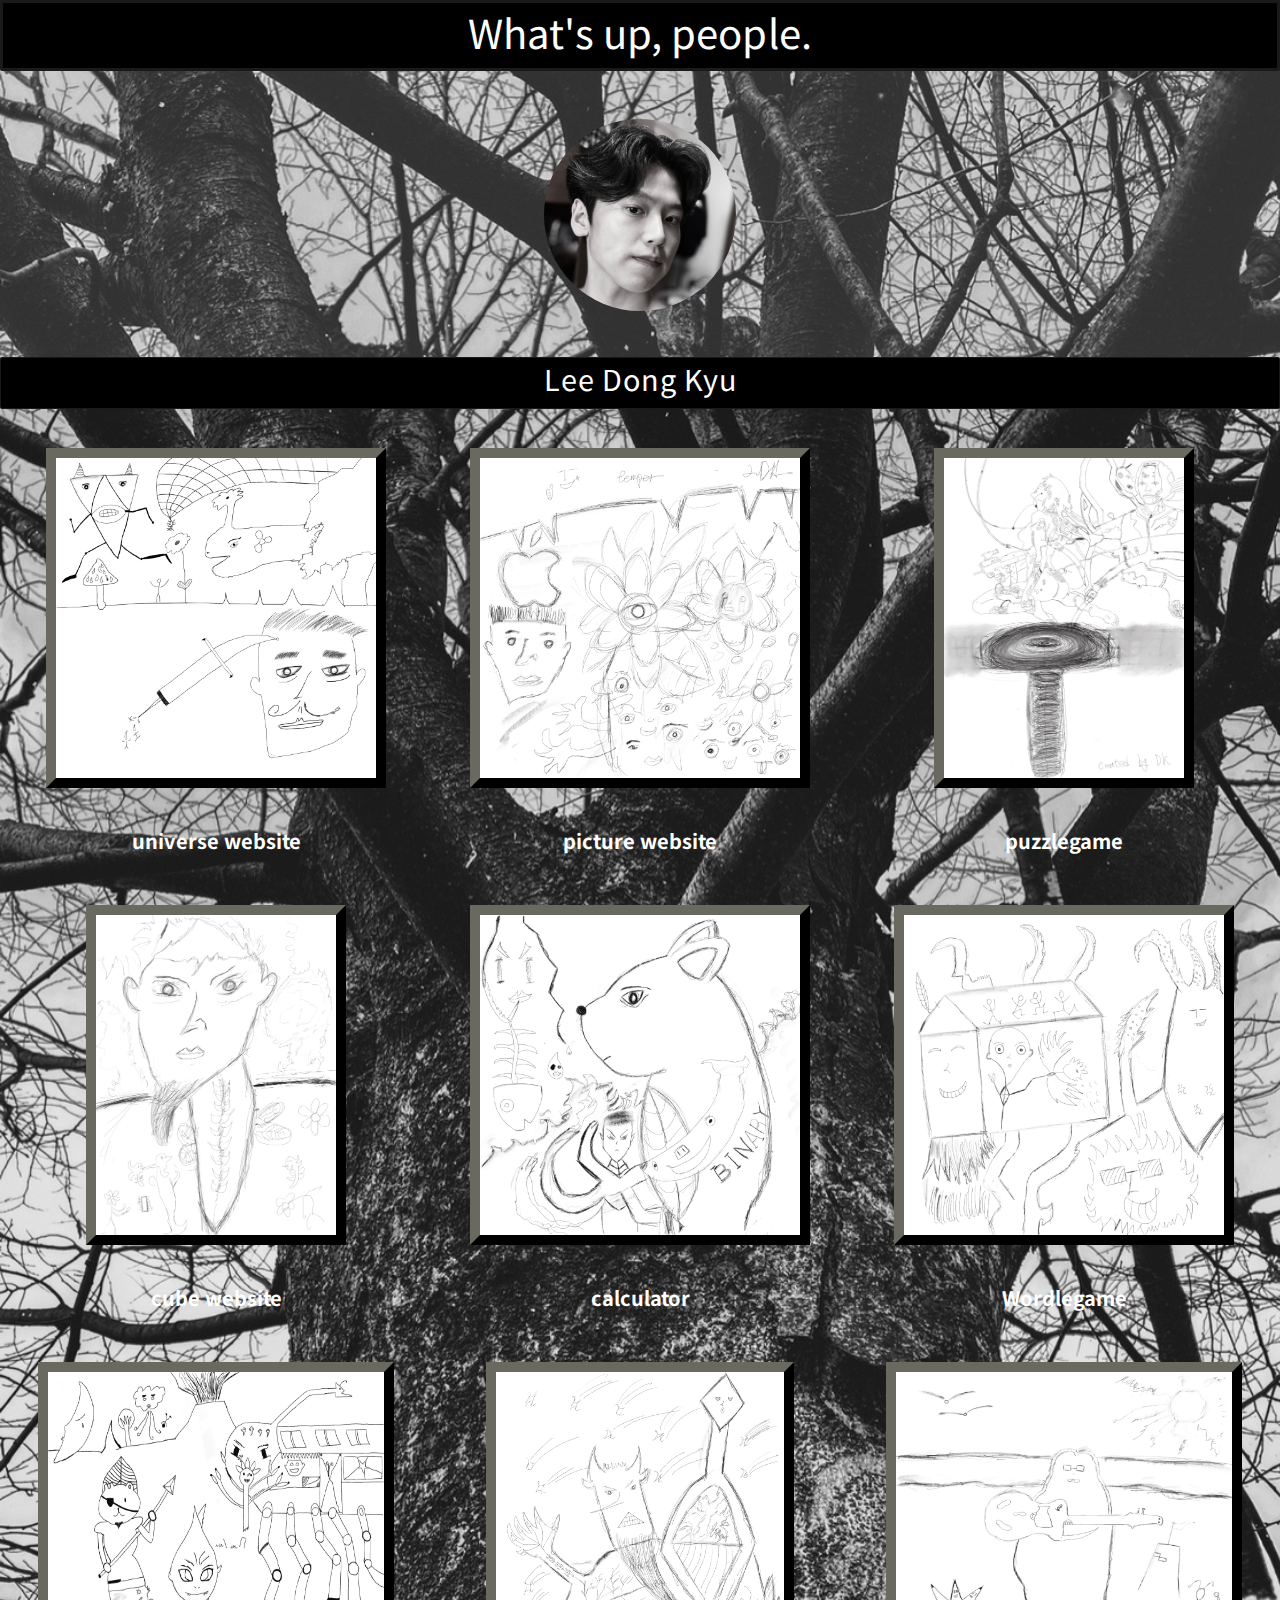
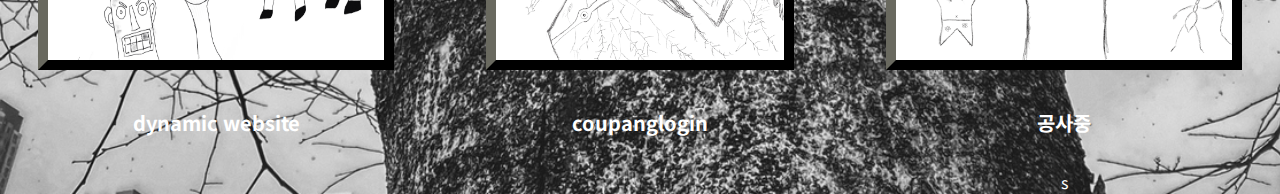
<file: index.html>
<!DOCTYPE html>
<html lang="en">
<head>
    <meta charset="UTF-8">
    <meta http-equiv="X-UA-Compatible" content="IE=edge">
    <meta name="viewport" content="width=device-width, initial-scale=1.0">
   <style>
      @import url('https://fonts.googleapis.com/css2?family=Noto+Sans+KR&display=swap');

body{   
        margin: 0;
        background-color: black;
        background-image: url("img/IMG_1094.jpg");
        background-size: cover;
        font-family: 'Noto Sans KR', sans-serif;
        color: white;
        

}
.part div{
    font-size: 2.5rem;
    height: 65px;
    margin-bottom: 3rem;
    border-radius: 2px;
    background-color: black;
    border: solid rgba(256,256,256, 0.1);
    letter-spacing: 0.1px;
    line-height: normal;
}
#name {

    margin-top: 2.6rem;
    font-size:1.8rem;
    height: 50px;
    background-color: black;
    border: 0.1rem solid rgba(255,255,255, 0.1);
    letter-spacing: 1px;
    line-height: normal;
}

.part{ 
    height: 23rem;
    text-align: center;
    background-color:rgba(255, 255, 255, 0.1);
    
}

.part img{
    width: 12rem;

    border-radius: 100%;
}


    


a{
   
    text-decoration: none;
    color:white;
    
    
}
.box{
    display: flex;
    margin-top: 4rem;
}
.box .col{
    
   
    margin: 0 auto;
    justify-content:space-around;
    text-align: center;
}
.box .col img{
    margin-top: 1rem;
    width: 20rem;
    height: 20rem;
    border:outset 10px rgb(21, 21, 19);
}
@media(max-width:1200px){
    .box{
        display: block;
    }
}

#b{
width: 15rem;    
}

#c{ width: 21rem;
   height: 18rem;
}

#j{width: 15rem;
}

#k{height: 18rem;
    width: 21rem;
}

#i{height: 18rem;
width: 18rem;
}

h5{font-size: 20px;
}





</style>
    <title>ldk_fornt</title>
</head>
<body>

  
    <div class="part">
        <div>What's up, people.</div>
        <img src="img/IMG_0416.JPG" alt="">
        <div id="name">Lee Dong Kyu</div>
    </div> 
        
    </div>
 <div class="box"> 
    <div class="col">
        <div class="card">
            <img src="img/a.jpg" class="card-img-top" alt="...">
            <div class="card-body">
                <h5 class="card-title"><a href="project/index.html">universe website</a></h5>
                
                
            </div>
        </div>
        <div class="card">
            <img id="b" src="img/b.jpg" class="card-img-top" alt="...">
            <div class="card-body">
                <h5 class="card-title"><a href="project2/index.html">cube website</a></a></h5>
                
                
            </div>
        </div>
        <div class="card">
            <img id="c" src="img/c.jpg" class="card-img-top" alt="...">
            <div class="card-body">
                <h5 class="card-title"><a href="project3/index.html">dynamic website</a></h5>
               
                
            </div>
        </div>
       
    </div>
    <div class="col">
        <div class="card">
            <img src="img/f.jpg" class="card-img-top" alt="...">
            <div class="card-body">
                <h5 class="card-title"><a href="project4/templated-visualize ex/index2.html">picture website</a></h5>
                
                
            </div>
        </div>
        <div class="card">
            <img src="img/e.PNG" class="card-img-top" alt="...">
            <div class="card-body">
                <h5 class="card-title"><a href="project5/cal.html">calculator</a></a></h5>
              
                
            </div>
        </div>

        <div class="card">
            <img id="i" src="img/i.jpg" class="card-img-top" alt="...">
            <div class="card-body">
                <h5 class="card-title"><a href="project6/index.html">coupanglogin</a></a></h5>
                
                
            </div>
        </div>
        
       
    </div>

    <div class="col">
        <div class="card">
            <img id="j" src="img/j.jpg" class="card-img-top" alt="...">
            <div class="card-body">
                <h5 class="card-title"><a href="project7/index.html">puzzlegame</a></h5>
                
                
            </div>
        </div>
        <div class="card">
            <img src="img/g.jpg" class="card-img-top" alt="...">
            <div class="card-body">
                <h5 class="card-title"><a href="project8/index.html">Wordlegame</a></a></h5>
              
                
            </div>
        </div>

        <div class="card">
            <img src="img/k.PNG" id="k" class="card-img-top" alt="...">
            <div class="card-body">
                <h5 class="card-title"><a href="">공사중</a></a></h5>
                
                s
            </div>
        </div>
    </div>
</div>      
</body>
</html>
</file>
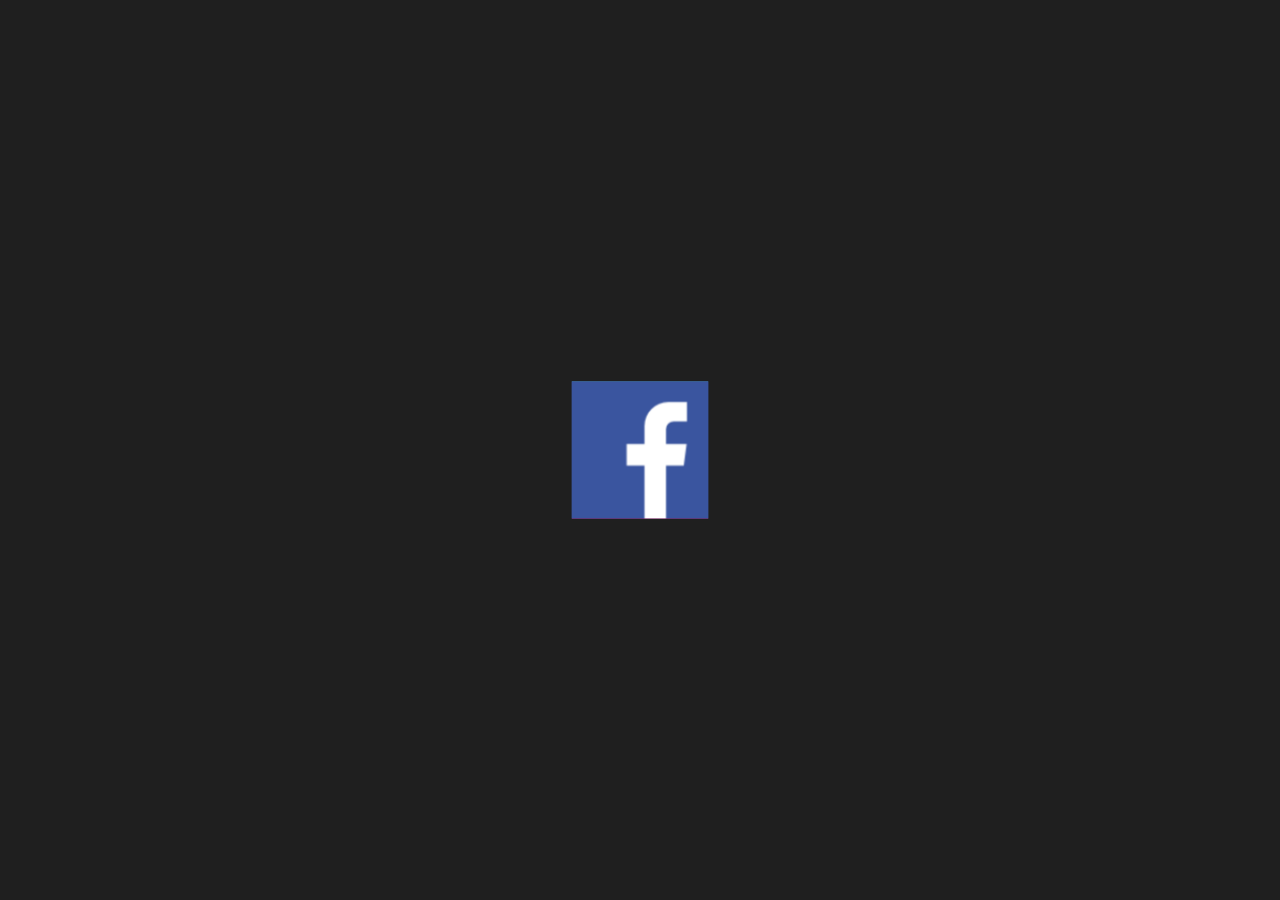
<file: project2/index.html>
<!DOCTYPE html>
<html lang="en">
<head>
    <meta charset="UTF-8">
    <meta http-equiv="X-UA-Compatible" content="IE=edge">
    <meta name="viewport" content="width=device-width, initial-scale=1.0">
    <link rel="stylesheet" href="style.css">
    <title>Document</title>
    <script>
        let deg = 0;
        setInterval(()=>{
            deg = deg -90;
            document.querySelector(".cube").style.transform = 'rotateX('+ deg +'deg)';
            

        },1000)
    </script>
    
</head>
<body>
    <div class="container">
        <div class="cube">
            <img src="3d_cube/facebook.png" alt="페이스북 아이콘 이미지">
            <img src="3d_cube/twitter.png" alt="트위터 이미지">
            <img src="3d_cube/youtube.png" alt="유튜브 이미지">
            <img src="3d_cube/instagram.png" alt="인스타그램 이미지">
        </div>
    </div>
    
</body>
</html>
</file>
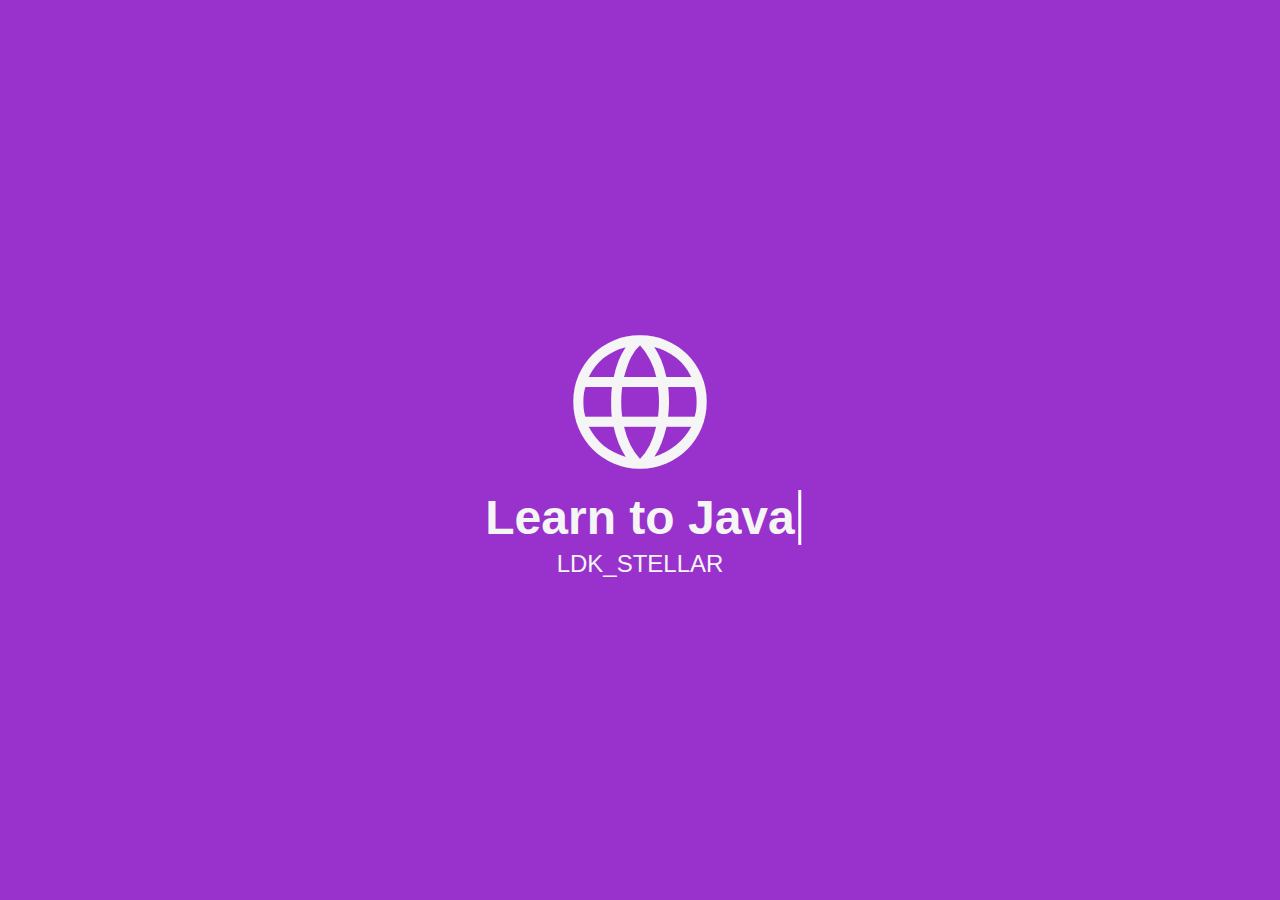
<file: project3/index.html>
<!DOCTYPE html>
<html lang="ko">
<head>
    <meta charset="UTF-8">
    <meta http-equiv="X-UA-Compatible" content="IE=edge">
    <meta name="viewport" content="width=device-width, initial-scale=1.0">
    <link rel="stylesheet" href="https://fonts.googleapis.com/css2?family=Material+Symbols+Outlined:opsz,wght,FILL,GRAD@20..48,100..700,0..1,-50..200" />
    <link rel="stylesheet" href="style.css">
    <title>Third project</title>
</head>
<body>
    <div class="wrap">
        <h1>  
            <span class="material-symbols-outlined">language</span>

        </h1>
        <p id="dynamic" class="lg-text active">
            
        </p>
        <p class="sl-text">
            LDK_STELLAR
        </p>
        
    </div>
    <script src="main.js"></script>
    
</body>
</html>
</file>
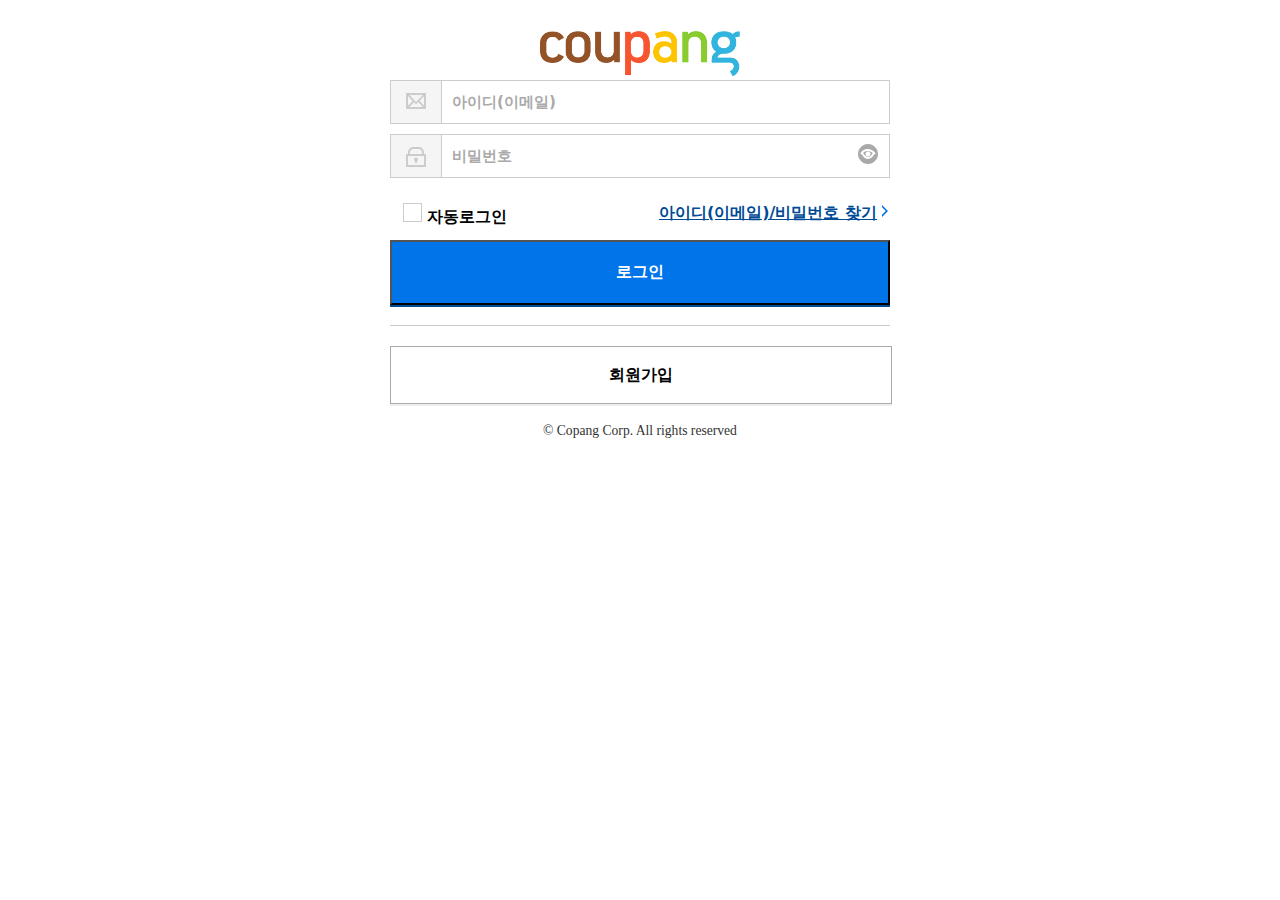
<file: project6/index.html>
<!DOCTYPE html>
<html lang="ko">
<head>
    <link rel="preconnect" href="https://fonts.googleapis.com">
<link rel="preconnect" href="https://fonts.gstatic.com" crossorigin>
<link href="https://fonts.googleapis.com/css2?family=Noto+Sans+KR:wght@300;400&display=swap" rel="stylesheet">
    <meta charset="UTF-8">
    <meta http-equiv="X-UA-Compatible" content="IE=edge">
    <meta name="viewport" content="width=device-width, initial-scale=1.0">
    <title>쿠팡로그인</title>
    <link rel="stylesheet" href="style.css">
    <link rel="stylesheet" href="reset.css">
    <script src="script/script.js"></script>
</head>
<body>
    <div id="gap"></div>
    <h1><a href="#"><img src="img/logo.png" alt="coupang logo"></a></h1>
    <main>
        <form action="#" method="post" id="loginFrm" >
            <fieldset>
                <legend class="skip"></legend>

                <ul>
                    <li>
                        <span class="id_bg"><!-- 배경이미지(메일) --></span>
                        <span><input type="email" name="user_id" placeholder="아이디(이메일)"></span>
                    </li>
                    <li class="error id_error">아이디(이메일)을 입력해주세요</li>
                    <li>
                        <span class="pw_bg"><!-- 배경이미지(비밀번호) --></span>
                        <span><input type="password" name="user_pw" placeholder="비밀번호"></span>
                        <span class="pw_show_hide" title="문자보이기"></span>
                    </li>
                    <li class="error pw_error">비밀번호를 입력해주세요</li>
                </ul>
                <div class="btm">
                    <p>
                        <label>
                            <input type="checkbox" name="login_y" id="login_y">
                            <span>자동로그인</span>
                        </label>
                    </p>
                    <a href="#" class="idpw_serch">아이디(이메일)/비밀번호 찾기</a>
                </div>
                <button type="submit" id="login_btn">로그인</button>
            </fieldset>

        </form>
        <a href="" class="join_link">회원가입</a>
    </main>
    <div id="foot">
    <footer>
        &copy; Copang Corp. All rights reserved
    </footer>
    </div>
</body>
</html>
</file>
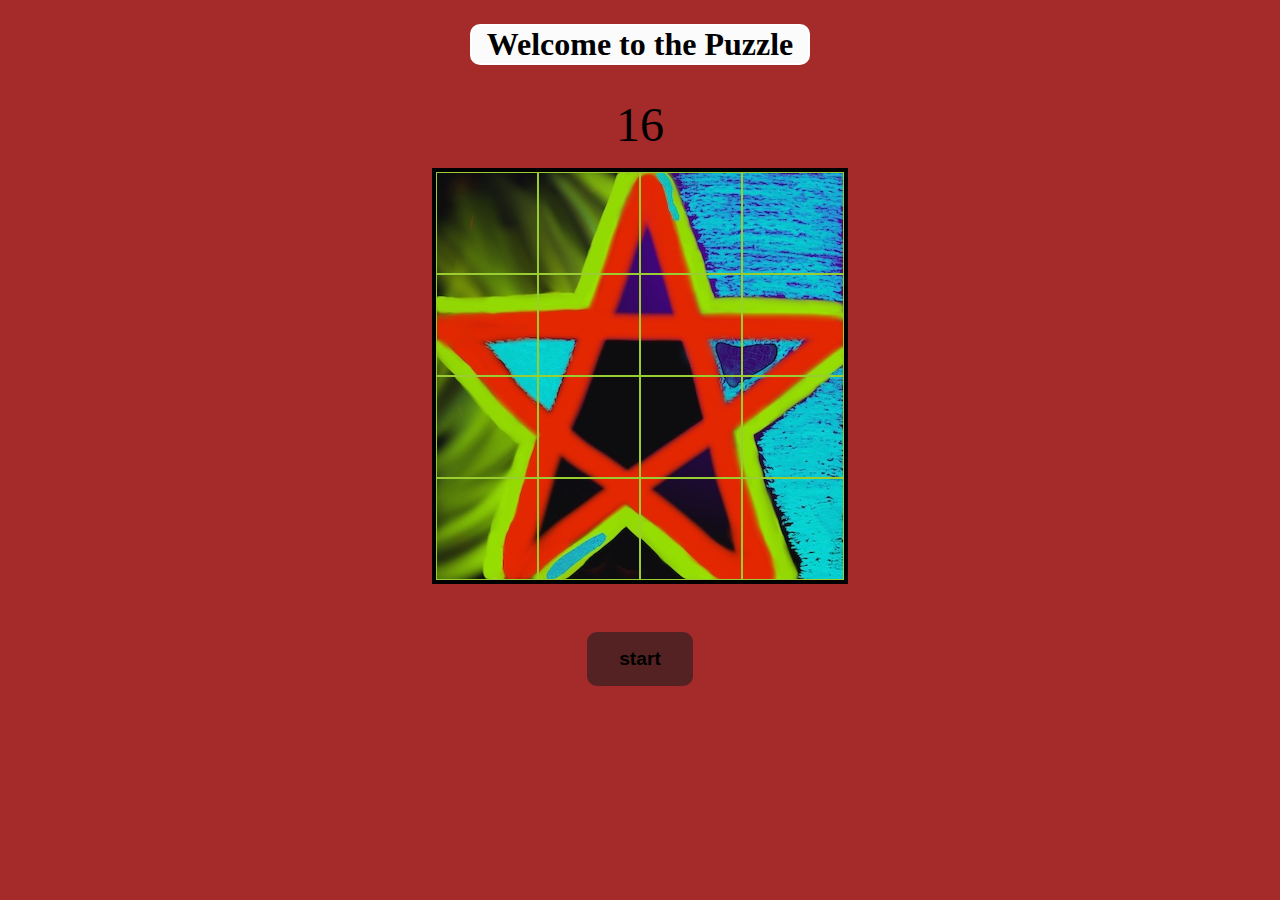
<file: project7/index.html>
<!DOCTYPE html>
<html lang="en">
<head>
    <meta charset="UTF-8">
    <meta http-equiv="X-UA-Compatible" content="IE=edge">
    <meta name="viewport" content="width=device-width, initial-scale=1.0">
    <link rel="stylesheet" href="style.css">
    <title>퍼즐게임</title>
</head>
<body>

   <div class="wrap">
    <h1 class="name">Welcome to the Puzzle</h1> 
    <p class="play-time">16</p>
    <ul class="image-container">
       
    </ul>
    <button class="start">start</button>
    <p class="game-test">Completed!</p>
   </div>
   <script src="main.js"></script>
</body>
</html>
</file>
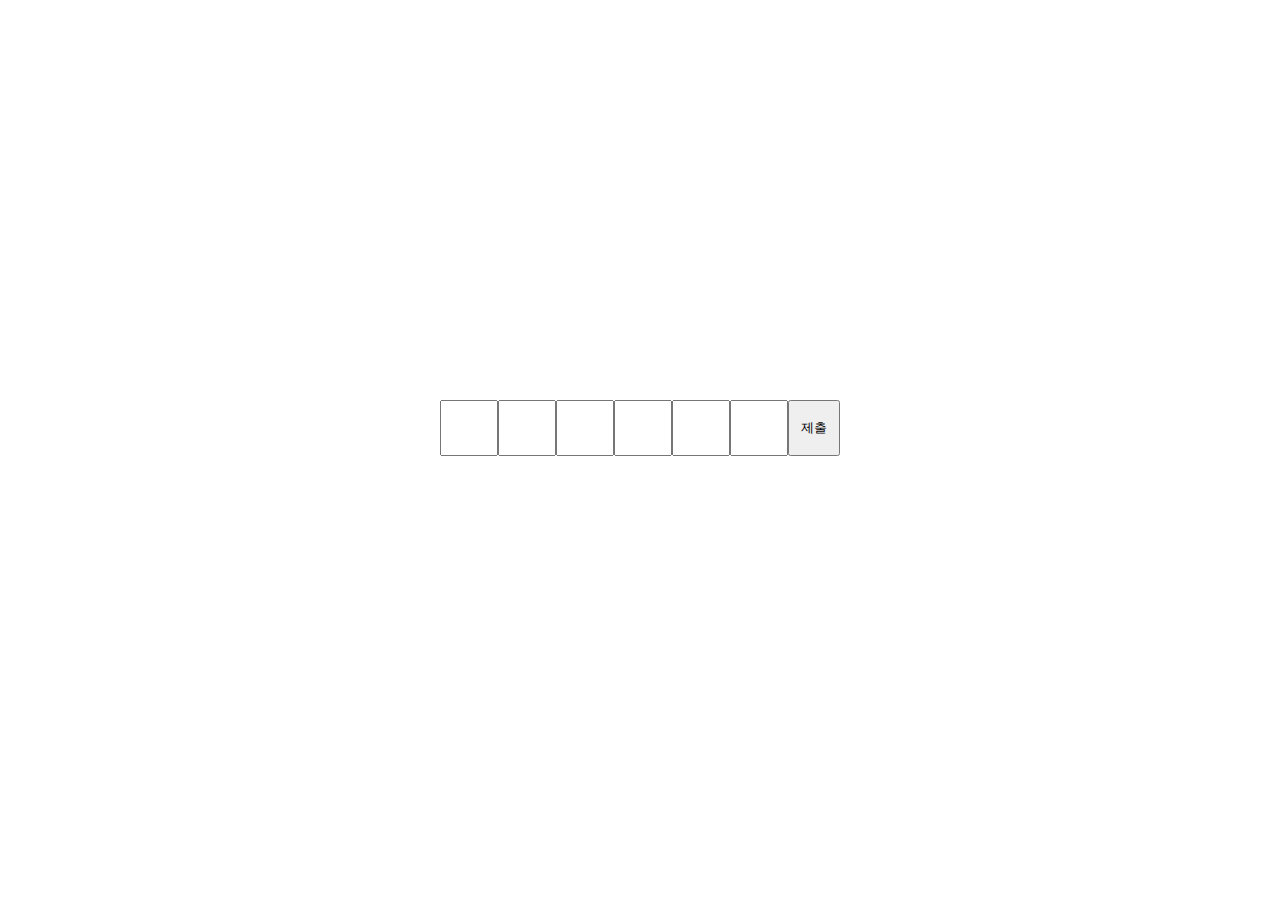
<file: project8/index.html>
<!DOCTYPE html>
<html lang="en">
<head>
    <meta charset="UTF-8">
    <meta http-equiv="X-UA-Compatible" content="IE=edge">
    <meta name="viewport" content="width=device-width, initial-scale=1.0">
    <title>Document</title>
    <link rel="stylesheet" href="style.css">
</head>
<body>

<div class="box">
    <input type="text">
    <input type="text">
    <input type="text">
    <input type="text">
    <input type="text">
    <input type="text">
    <button>제출</button>
    
</div>
<p id="correct">정답입니다.</p>

<script>
    let answer = "comeone";
    let comment =  document.getElementById('correct');
    let input = document.querySelectorAll('input');
    
    document.querySelector('button').addEventListener('click',function name(params) {
        let cnt = 0;
        for (let index = 0; index < 6; index++) {
            if (input[index].value === answer[index]) {
            input[index].style.background = 'green';
            
            ++cnt;
            
            
        }
        else if(answer.includes(input[index].value)){
            input[index].style.background = "yellow";
            
        }
        else {
            input[index].style.background = "grey";
        }
            
        }
       
        
        if (cnt === 6) {
            comment.style.display = "block";
        }
    });
   
    
    
 
  
    
</script>

</body>
</html>
</file>
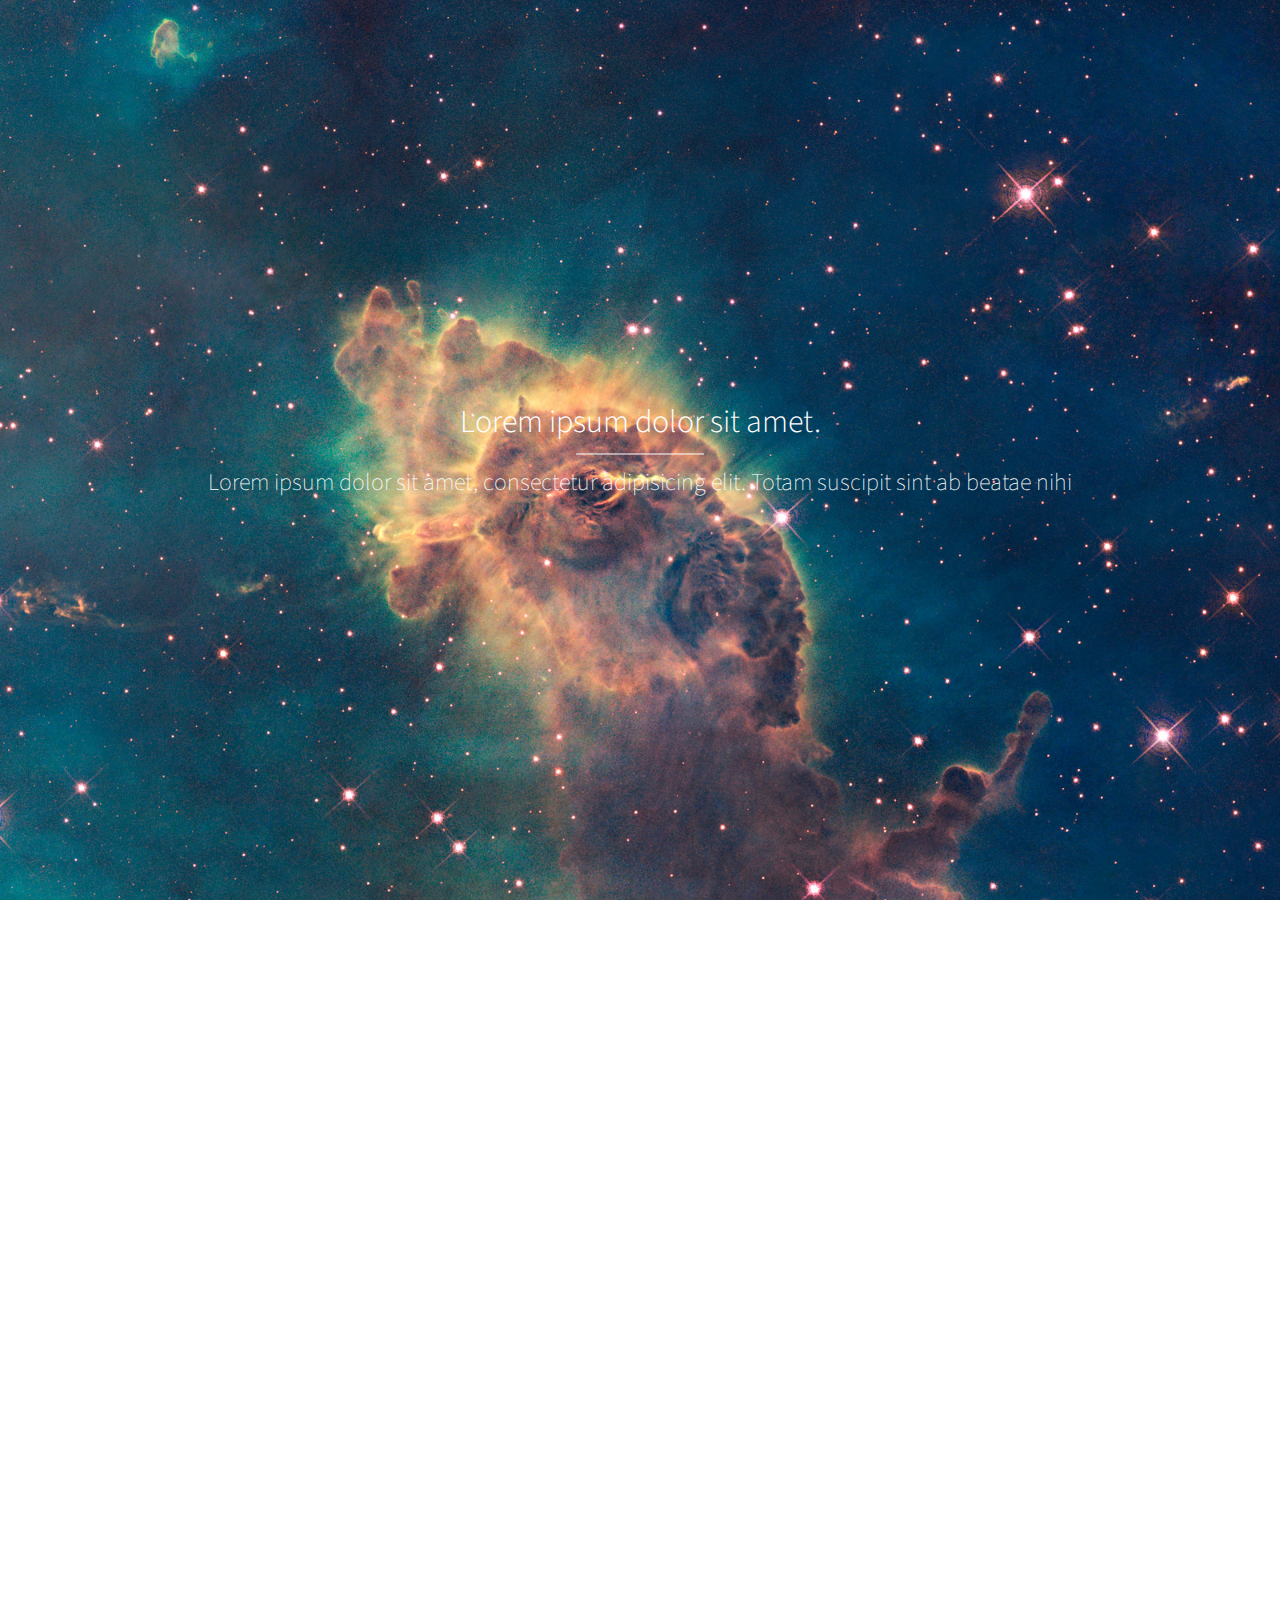
<file: project/parallax/index.html>
<!doctype html>
<html>

<head>
  <link rel="stylesheet" href="reset.css">
  <link href="https://fonts.googleapis.com/css?family=Source+Sans+Pro:200,300" rel="stylesheet">
  <style>
    body {
      margin: 0;
    }
    .scene {
      height: 100vh;
      overflow: hidden;
      background-attachment: fixed;
      background-size: cover;
      font-family: 'Source Sans Pro', sans-serif;
      font-weight: 200;
    }
    .scene.one{
      background-image: url(img/heic0910e.jpg);
    }
    .scene.two{
      background-image: url(img/heic1501a.jpg);
    }
    .scene.three{
      background-image: url(img/heic1608a.jpg);
    }
    .scene header{
      color:white;
      max-width: 80%;
      position: relative;
      left:50%;
      top:50%;
      transform:translateX(-50%) translateY(-50%);
      font-size:1.5rem;
      text-align: center;
    }
    .scene header h1{
      font-size:2rem;
      margin-bottom: 1rem;
      font-weight: 300;
    }
    .scene header h1:after{
      content:'';
      border-bottom:1px solid white;
      width:8rem;
      display: block;
      margin:0 auto;
      margin-top:1rem;
    }
  </style>
</head>

<body>
  <section class="scene one">
    <header>
      <h1>Lorem ipsum dolor sit amet.</h1> Lorem ipsum dolor sit amet, consectetur adipisicing elit. Totam suscipit sint ab beatae nihi
    </header>
  </section>
  <section class="scene two">
    <header>
      <h1>Lorem ipsum dolor sit amet.</h1> Lorem ipsum dolor sit amet, consectetur adipisicing elit. Totam suscipit sint ab beatae nihi
    </header>
  </section>
  <section class="scene three">
    <header>
      <h1>Lorem ipsum dolor sit amet.</h1> Lorem ipsum dolor sit amet, consectetur adipisicing elit. Totam suscipit sint ab beatae nihi
    </header>
  </section>
  
</body>

</html>
</file>
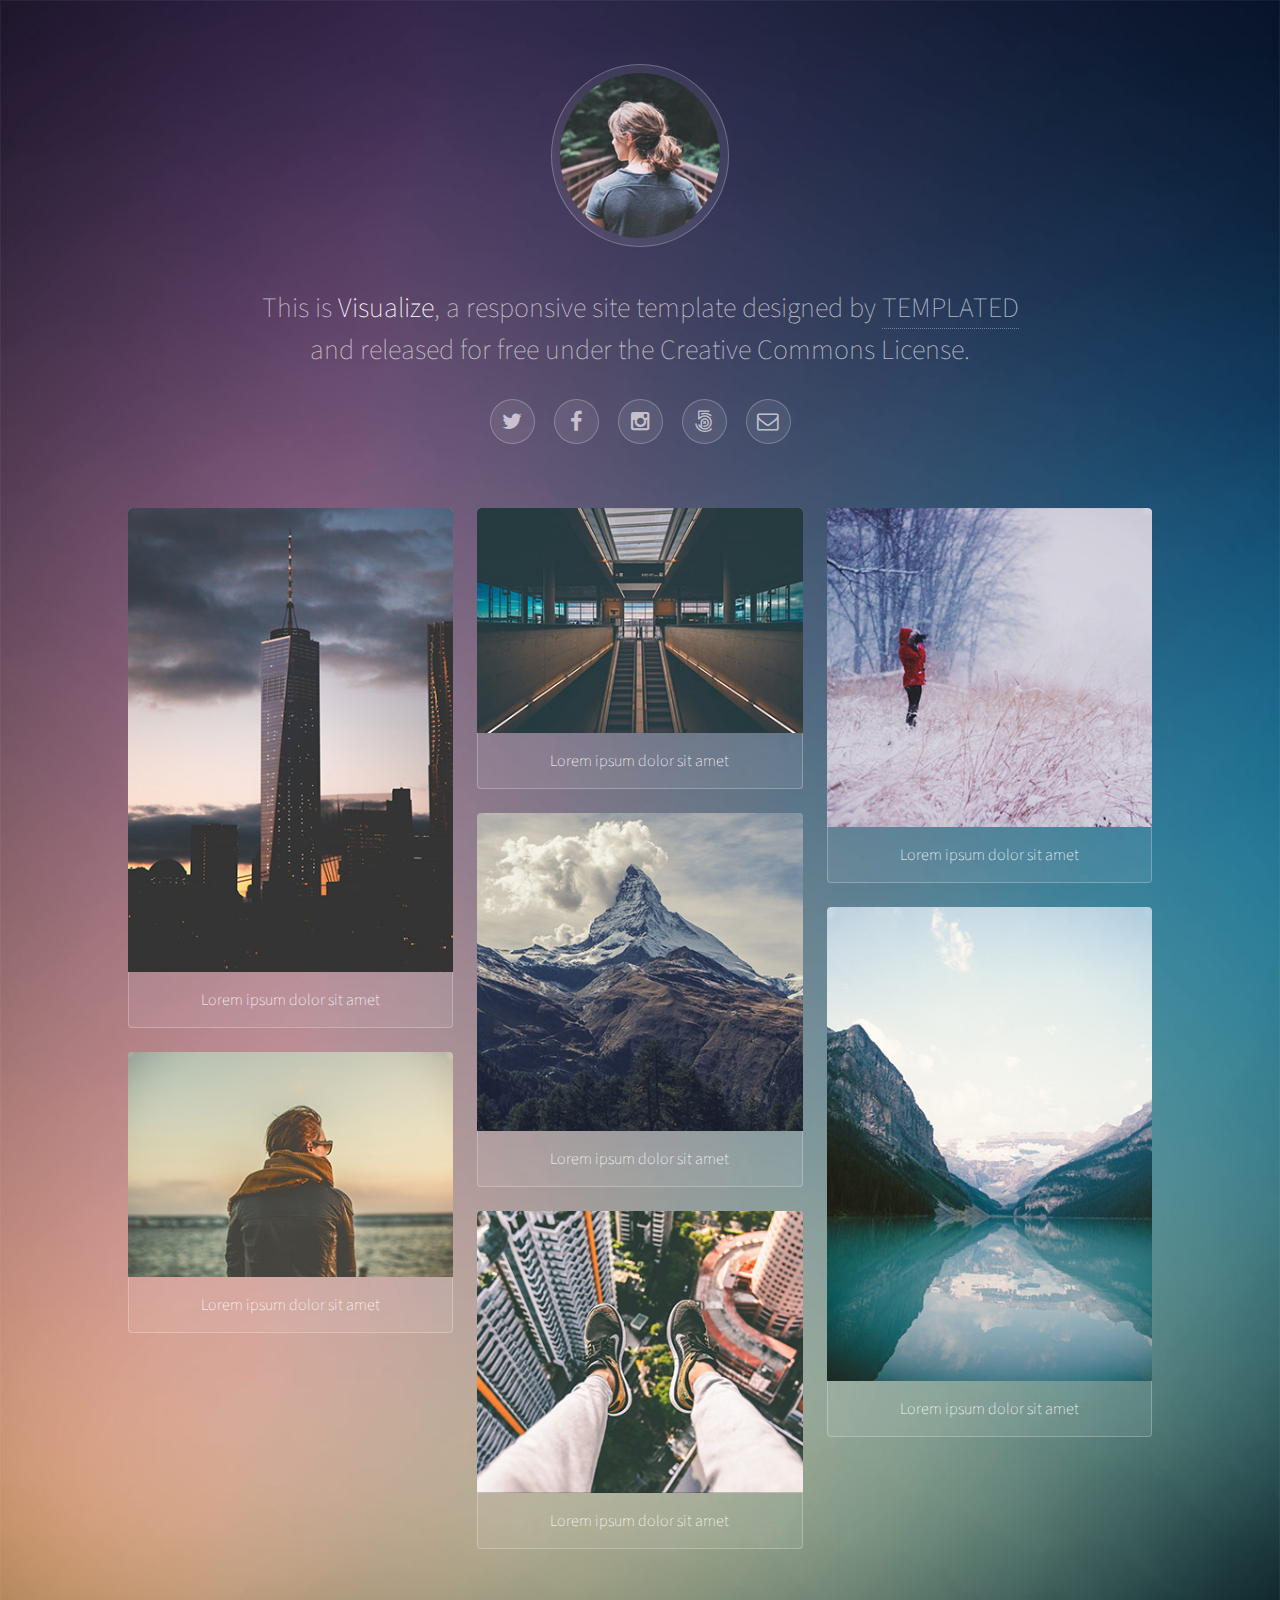
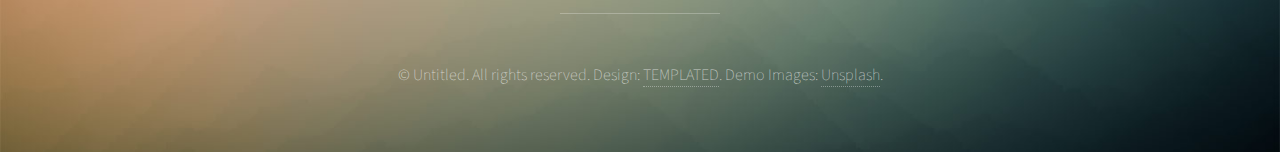
<file: project4/templated-visualize ex/index.html>
<!DOCTYPE HTML>
<!--
	Visualize by TEMPLATED
	templated.co @templatedco
	Released for free under the Creative Commons Attribution 3.0 license (templated.co/license)
-->
<html>
	<head>
		<title>Visualize by TEMPLATED</title>
		<meta charset="utf-8" />
		<meta name="viewport" content="width=device-width, initial-scale=1" />
		<link rel="stylesheet" href="assets/css/main.css" />
	</head>
	<body>

		<!-- Wrapper -->
			<div id="wrapper">

				<!-- Header -->
					<header id="header">
						<span class="avatar"><img src="images/avatar.jpg" alt="" /></span>
						<h1>This is <strong>Visualize</strong>, a responsive site template designed by <a href="http://templated.co">TEMPLATED</a><br />
						and released for free under the Creative Commons License.</h1>
						<ul class="icons">
							<li><a href="#" class="icon style2 fa-twitter"><span class="label">Twitter</span></a></li>
							<li><a href="#" class="icon style2 fa-facebook"><span class="label">Facebook</span></a></li>
							<li><a href="#" class="icon style2 fa-instagram"><span class="label">Instagram</span></a></li>
							<li><a href="#" class="icon style2 fa-500px"><span class="label">500px</span></a></li>
							<li><a href="#" class="icon style2 fa-envelope-o"><span class="label">Email</span></a></li>
						</ul>
					</header>

				<!-- Main -->
					<section id="main">

						<!-- Thumbnails -->
							<section class="thumbnails">
								<div>
									<a href="images/fulls/01.jpg">
										<img src="images/thumbs/01.jpg" alt="" />
										<h3>Lorem ipsum dolor sit amet</h3>
									</a>
									<a href="images/fulls/02.jpg">
										<img src="images/thumbs/02.jpg" alt="" />
										<h3>Lorem ipsum dolor sit amet</h3>
									</a>
								</div>
								<div>
									<a href="images/fulls/03.jpg">
										<img src="images/thumbs/03.jpg" alt="" />
										<h3>Lorem ipsum dolor sit amet</h3>
									</a>
									<a href="images/fulls/04.jpg">
										<img src="images/thumbs/04.jpg" alt="" />
										<h3>Lorem ipsum dolor sit amet</h3>
									</a>
									<a href="images/fulls/05.jpg">
										<img src="images/thumbs/05.jpg" alt="" />
										<h3>Lorem ipsum dolor sit amet</h3>
									</a>
								</div>
								<div>
									<a href="images/fulls/06.jpg">
										<img src="images/thumbs/06.jpg" alt="" />
										<h3>Lorem ipsum dolor sit amet</h3>
									</a>
									<a href="images/fulls/07.jpg">
										<img src="images/thumbs/07.jpg" alt="" />
										<h3>Lorem ipsum dolor sit amet</h3>
									</a>
								</div>
							</section>

					</section>

				<!-- Footer -->
					<footer id="footer">
						<p>&copy; Untitled. All rights reserved. Design: <a href="http://templated.co">TEMPLATED</a>. Demo Images: <a href="http://unsplash.com">Unsplash</a>.</p>
					</footer>

			</div>

		<!-- Scripts -->
			<script src="assets/js/jquery.min.js"></script>
			<script src="assets/js/jquery.poptrox.min.js"></script>
			<script src="assets/js/skel.min.js"></script>
			<script src="assets/js/main.js"></script>

	</body>
</html>
</file>
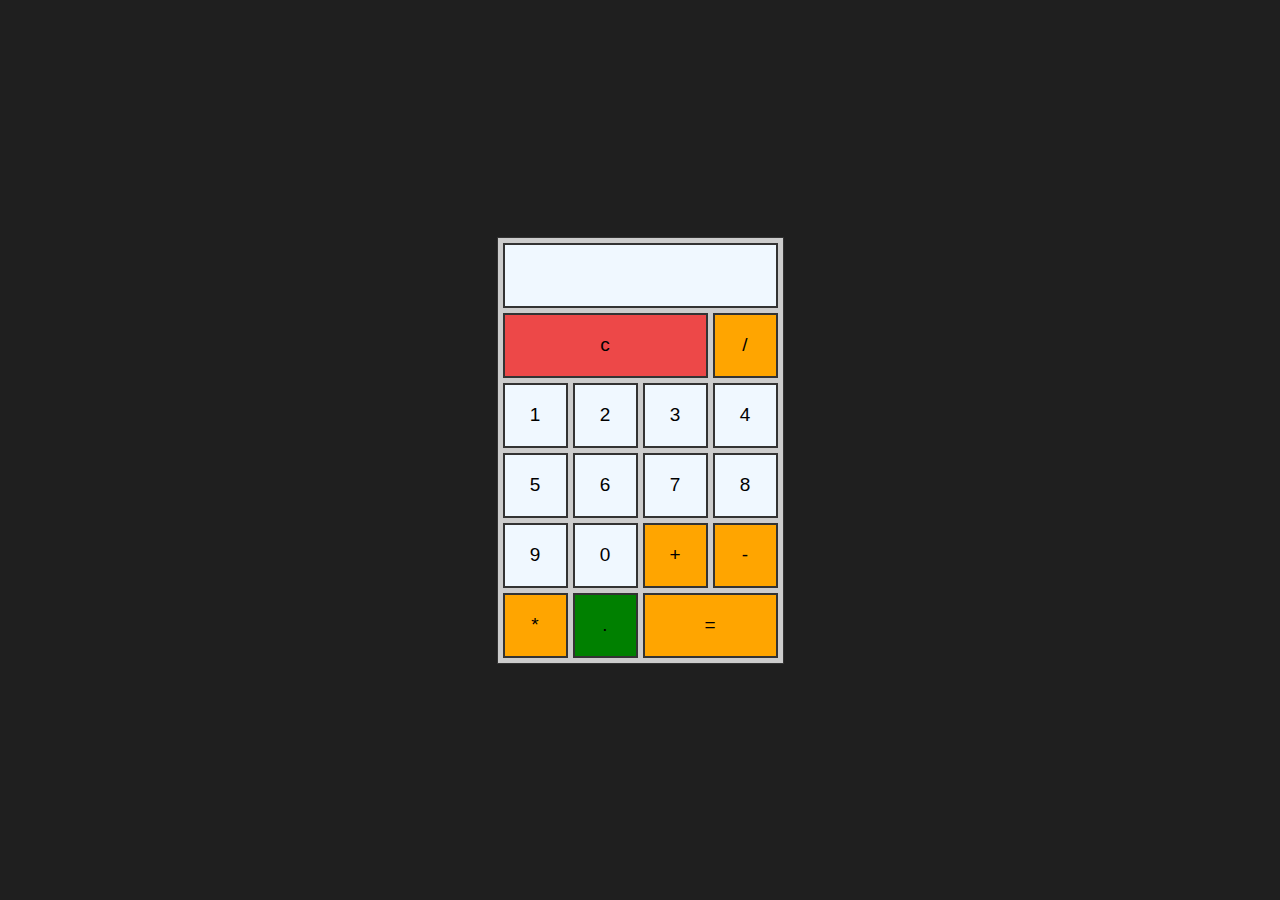
<file: project5/cal.html>
<!DOCTYPE html>
<html lang="en">
<head>
    <meta charset="UTF-8">
    <meta http-equiv="X-UA-Compatible" content="IE=edge">
    <meta name="viewport" content="width=device-width, initial-scale=1.0">
    <link rel="stylesheet" href="style.css">
    <title>Document</title>
</head>
<body>
    <div class="calculator">
        <form name="forms">
            <input type="text" name="output" readonly>
            <input type="button" class="clear" value="c"onclick="document.forms.output.value=''">
            <input type="button" class="operator" value="/"onclick="document.forms.output.value+='/'">
            <input type="button" value="1" onclick="document.forms.output.value+='1'">
            <input type="button" value="2"onclick="document.forms.output.value+='2'">
            <input type="button" value="3"onclick="document.forms.output.value+='3'">
            <input type="button" value="4"onclick="document.forms.output.value+='4'">
            <input type="button" value="5"onclick="document.forms.output.value+='5'">
            <input type="button" value="6"onclick="document.forms.output.value+='6'">
            <input type="button" value="7"onclick="document.forms.output.value+='7'">
            <input type="button" value="8"onclick="document.forms.output.value+='8'">
            <input type="button" value="9"onclick="document.forms.output.value+='9'">
            <input type="button" value="0"onclick="document.forms.output.value+='0'">
            <input type="button" class="operator" value="+" onclick="document.forms.output.value+='+'">
            <input type="button" class="operator" value="-" onclick="document.forms.output.value+='-'">
            <input type="button" class="operator" value="*" onclick="document.forms.output.value+='*'">
            <input type="button" class="dot" value="." onclick="document.forms.output.value+='.'">
            <input type="button" class="operator result" value="=" onclick="document.forms.output.value = eval(document.forms.output.value)">
            

        </form>
    </div>
</body>
</html>
</file>
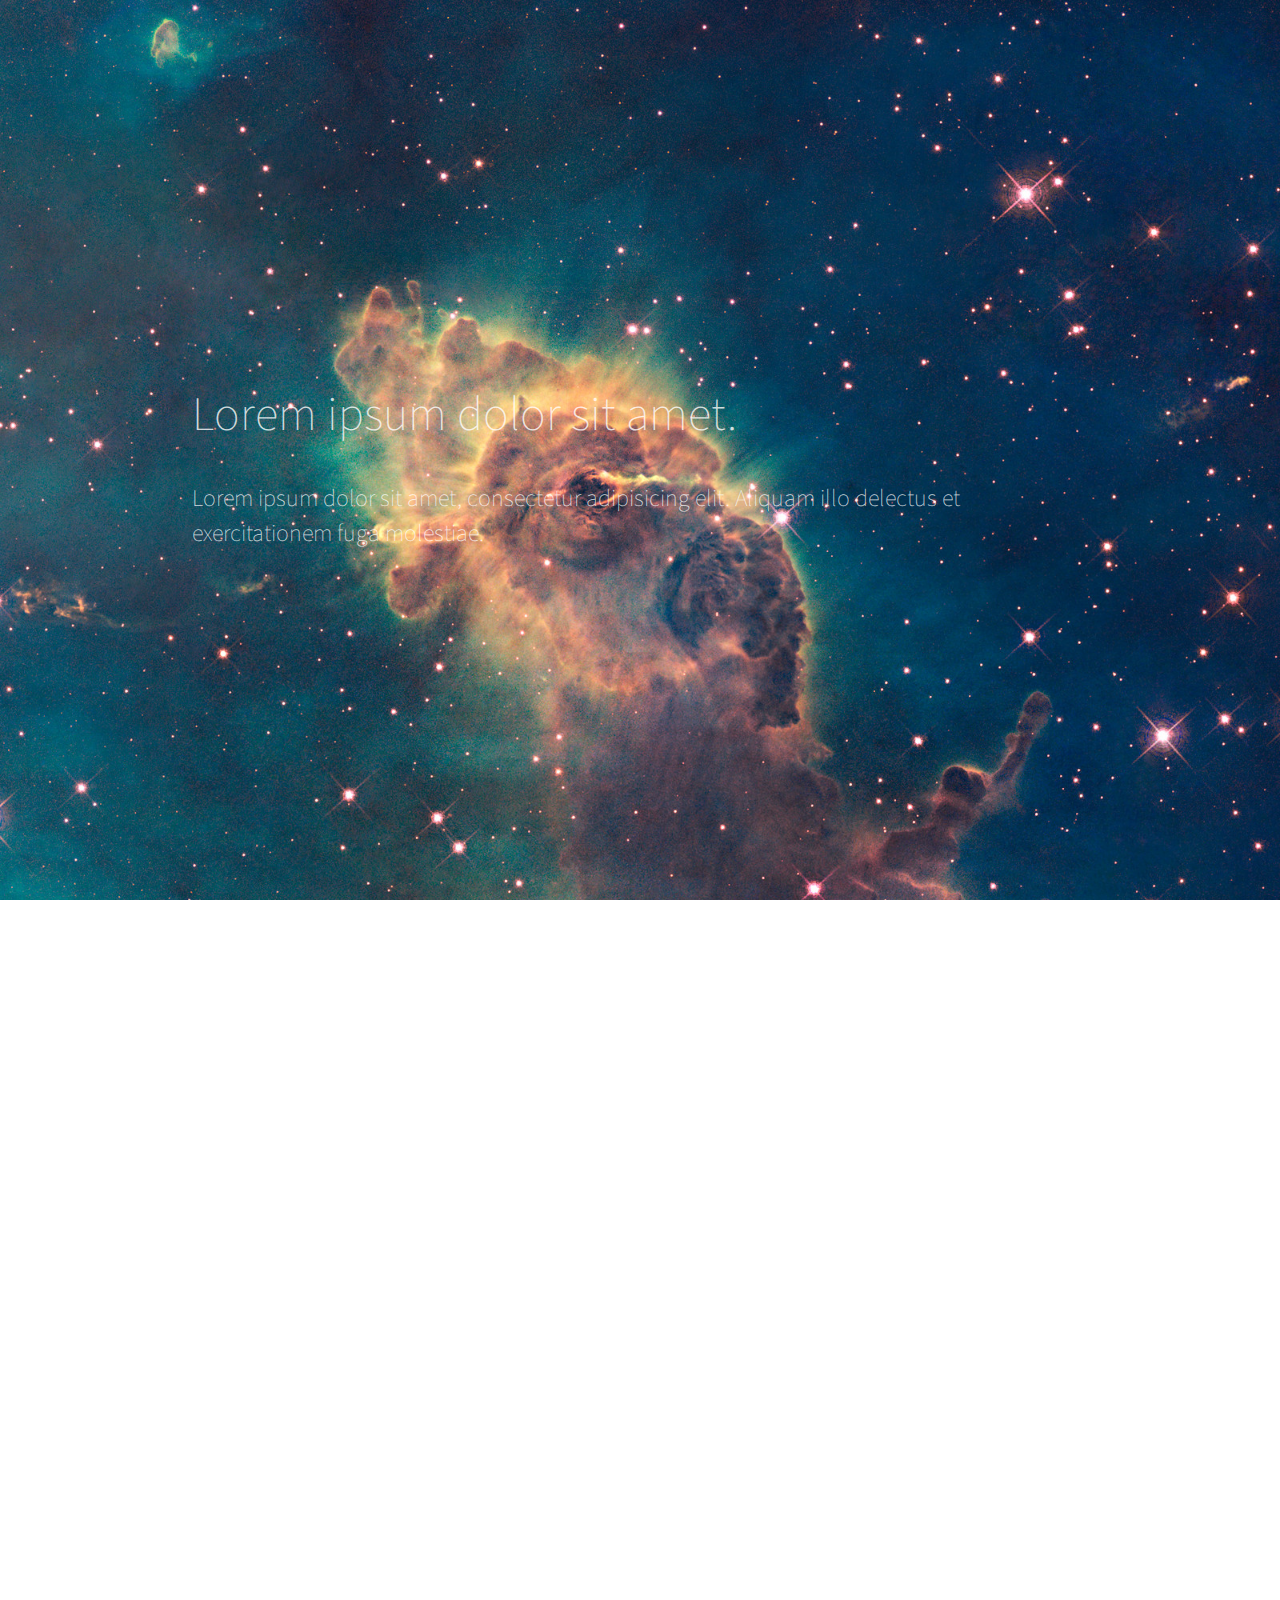
<file: project/parallax/v1.html>
<!doctype html>
<html>

<head>
 <link href="https://fonts.googleapis.com/css?family=Source+Sans+Pro:200,400" rel="stylesheet">
  <style>
    body{
      margin:0;
    }
    .container{
      height:100vh;
      background-size: cover;
      background-attachment: fixed;
      font-size: 1.5rem;
      font-family: 'Source Sans Pro', sans-serif;
      font-weight: 200;
    }
    .one{
      background-image: url(img/heic0910e.jpg);
    }
    .two{
      background-image: url(img/heic1501a.jpg);
    }
    .three{
      background-image: url(img/heic1608a.jpg);
    }
    .container header{
      color:rgba(255,255,255,0.8);
      display: inline-block;
      position: relative;
      left:50%;
      top:50%;
      transform: translateX(-50%) translateY(-50%);
      max-width: 70%;
    }
    .container header h1{
      font-weight: 200;
    }
    .container header h1:after{
      content:'';
      width:20rem;
      border-bottom:1px solid white;
    }
  </style>
</head>

<body>
  <section class="container one">
    <header>
      <h1>Lorem ipsum dolor sit amet.</h1>
      Lorem ipsum dolor sit amet, consectetur adipisicing elit. Aliquam illo delectus et exercitationem fuga molestiae.
    </header>
  </section>
  <section class="container two">
    <header>
      <h1>Lorem ipsum dolor sit amet.</h1>
      Lorem ipsum dolor sit amet, consectetur adipisicing elit. Aliquam illo delectus et exercitationem fuga molestiae.
    </header>
  </section>
  <section class="container three">
    <header>
      <h1>Lorem ipsum dolor sit amet.</h1>
      Lorem ipsum dolor sit amet, consectetur adipisicing elit. Aliquam illo delectus et exercitationem fuga molestiae.
    </header>
  </section>
</body>

</html>
</file>
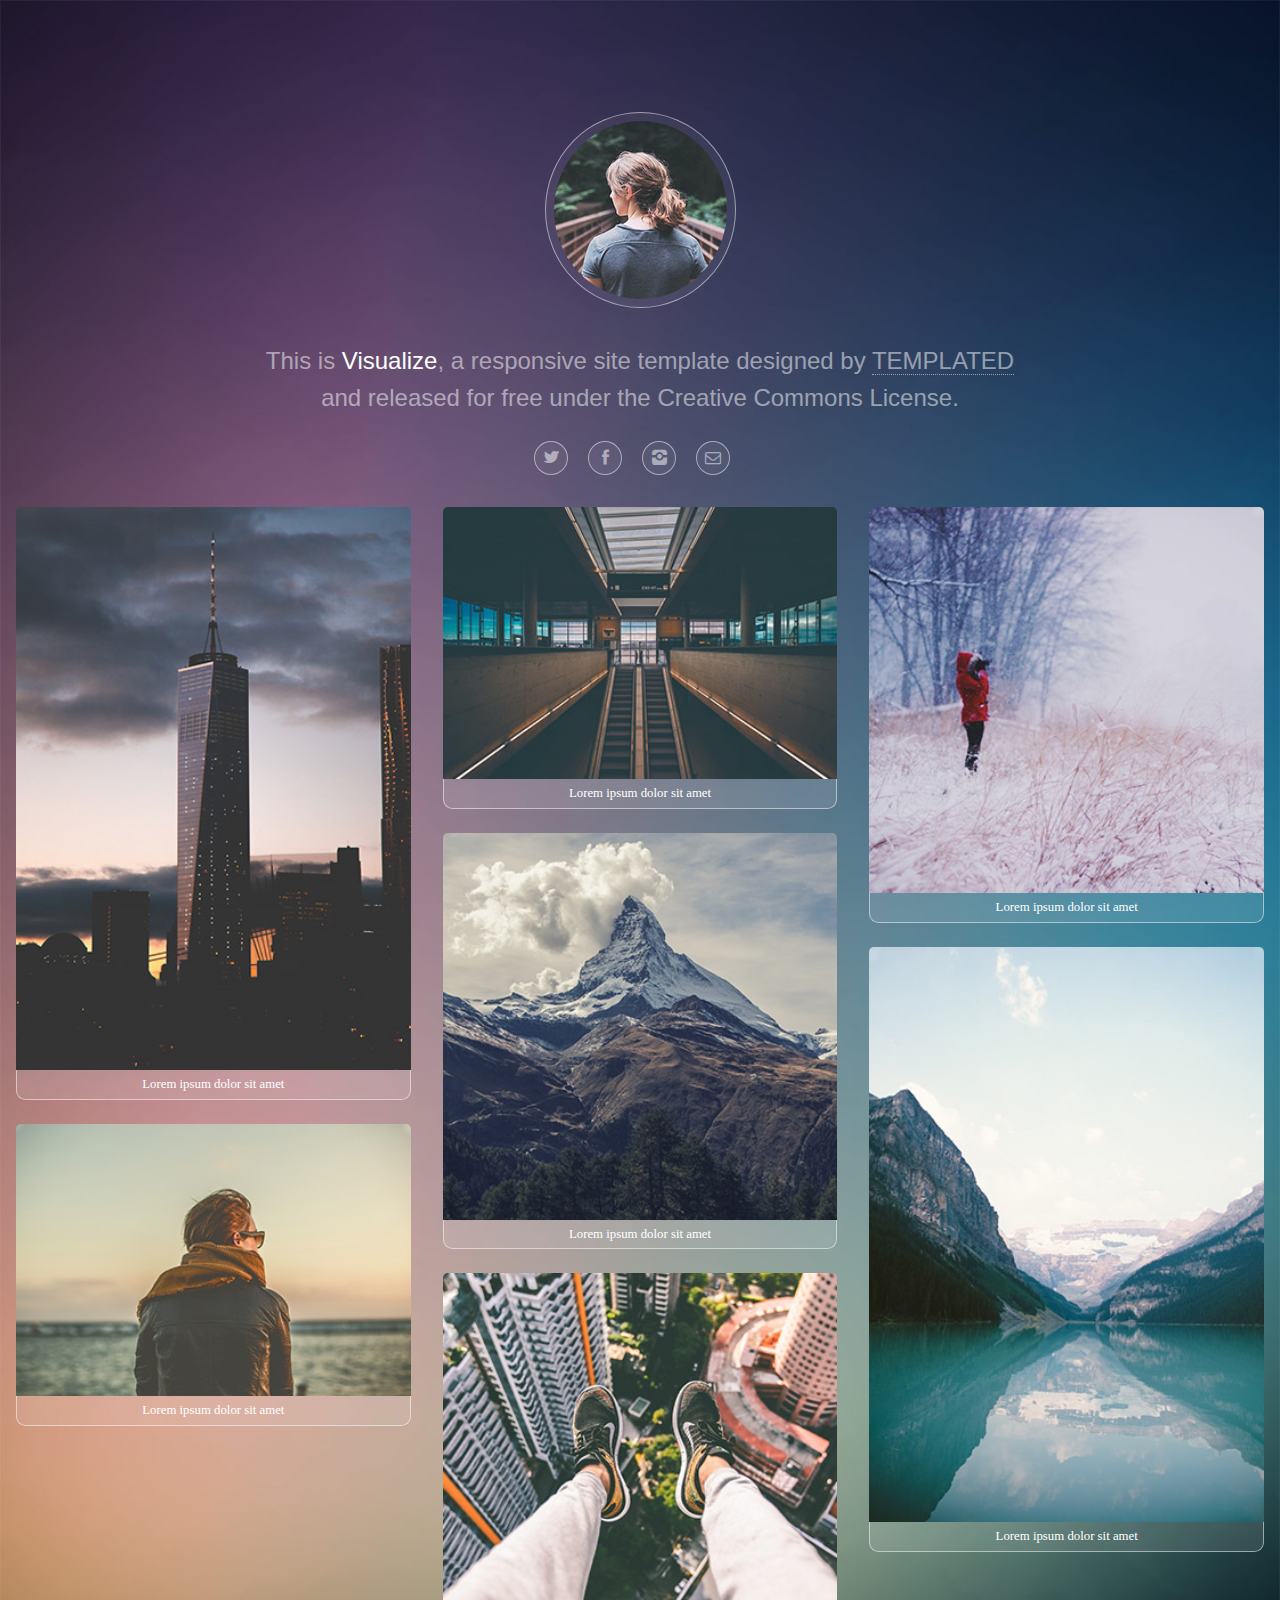
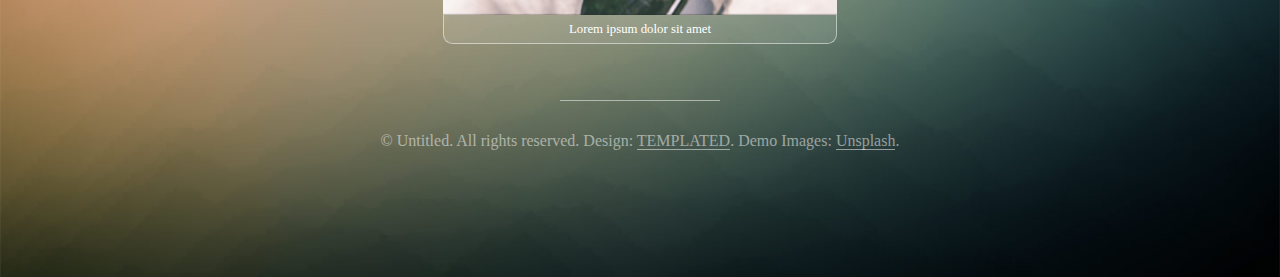
<file: project4/templated-visualize ex/index2.html>
<!DOCTYPE HTML>
<!--
	Visualize by TEMPLATED
	templated.co @templatedco
	Released for free under the Creative Commons Attribution 3.0 license (templated.co/license)
-->
<html>
	<head>
		<title>Visualize by TEMPLATED</title>
		<meta charset="utf-8" />
		<meta name="viewport" content="width=device-width, initial-scale=1" />
		<link rel="stylesheet" href="assets/css/main2.css" />
		<link rel="stylesheet" href="fontello-bcf36fd2/css/fontello.css">
		<link rel="stylesheet" href="assets/css/reset.css">
	</head>
	<body>

		<!-- Wrapper -->
			<div id="wrapper">

				<!-- Header -->
					<header id="header">
						<span class="avatar"><img src="images/avatar.jpg" alt="" /></span>
						<h1>This is <strong>Visualize</strong>, a responsive site template designed by <a href="http://templated.co">TEMPLATED</a><br />
						and released for free under the Creative Commons License.</h1>
						<ul class="icons">
							<li><a href="#" class="icon-twitter"><span class="label">Twitter</span></a></li>
							<li><a href="#" class="icon-facebook"><span class="label">Facebook</span></a></li>
							<li><a href="#" class="icon-instagram"><span class="label">Instagram</span></a></li>
							
							<li><a href="#" class="icon-mail"><span class="label">Email</span></a></li>
						</ul>
					</header>

				<!-- Main -->
					<section id="main">

						<!-- Thumbnails -->
							<section class="thumbnails">
								<div>
									<a href="images/fulls/01.jpg">
										<img src="images/thumbs/01.jpg" alt="" />
										<h3>Lorem ipsum dolor sit amet</h3>
									</a>
									<a href="images/fulls/02.jpg">
										<img src="images/thumbs/02.jpg" alt="" />
										<h3>Lorem ipsum dolor sit amet</h3>
									</a>
								</div>
								<div>
									<a href="images/fulls/03.jpg">
										<img src="images/thumbs/03.jpg" alt="" />
										<h3>Lorem ipsum dolor sit amet</h3>
									</a>
									<a href="images/fulls/04.jpg">
										<img src="images/thumbs/04.jpg" alt="" />
										<h3>Lorem ipsum dolor sit amet</h3>
									</a>
									<a href="images/fulls/05.jpg">
										<img src="images/thumbs/05.jpg" alt="" />
										<h3>Lorem ipsum dolor sit amet</h3>
									</a>
								</div>
								<div>
									<a href="images/fulls/06.jpg">
										<img src="images/thumbs/06.jpg" alt="" />
										<h3>Lorem ipsum dolor sit amet</h3>
									</a>
									<a href="images/fulls/07.jpg">
										<img src="images/thumbs/07.jpg" alt="" />
										<h3>Lorem ipsum dolor sit amet</h3>
									</a>
								</div>
							</section>

					</section>

				<!-- Footer -->
					<footer id="footer">
						<p>&copy; Untitled. All rights reserved. Design: <a href="http://templated.co">TEMPLATED</a>. Demo Images: <a href="http://unsplash.com">Unsplash</a>.</p>
					</footer>

			</div>

		<!-- Scripts -->
			<script src="assets/js/jquery.min.js"></script>
			<script src="assets/js/jquery.poptrox.min.js"></script>
			<script src="assets/js/skel.min.js"></script>
			<script src="assets/js/main.js"></script>

	</body>
</html>
</file>
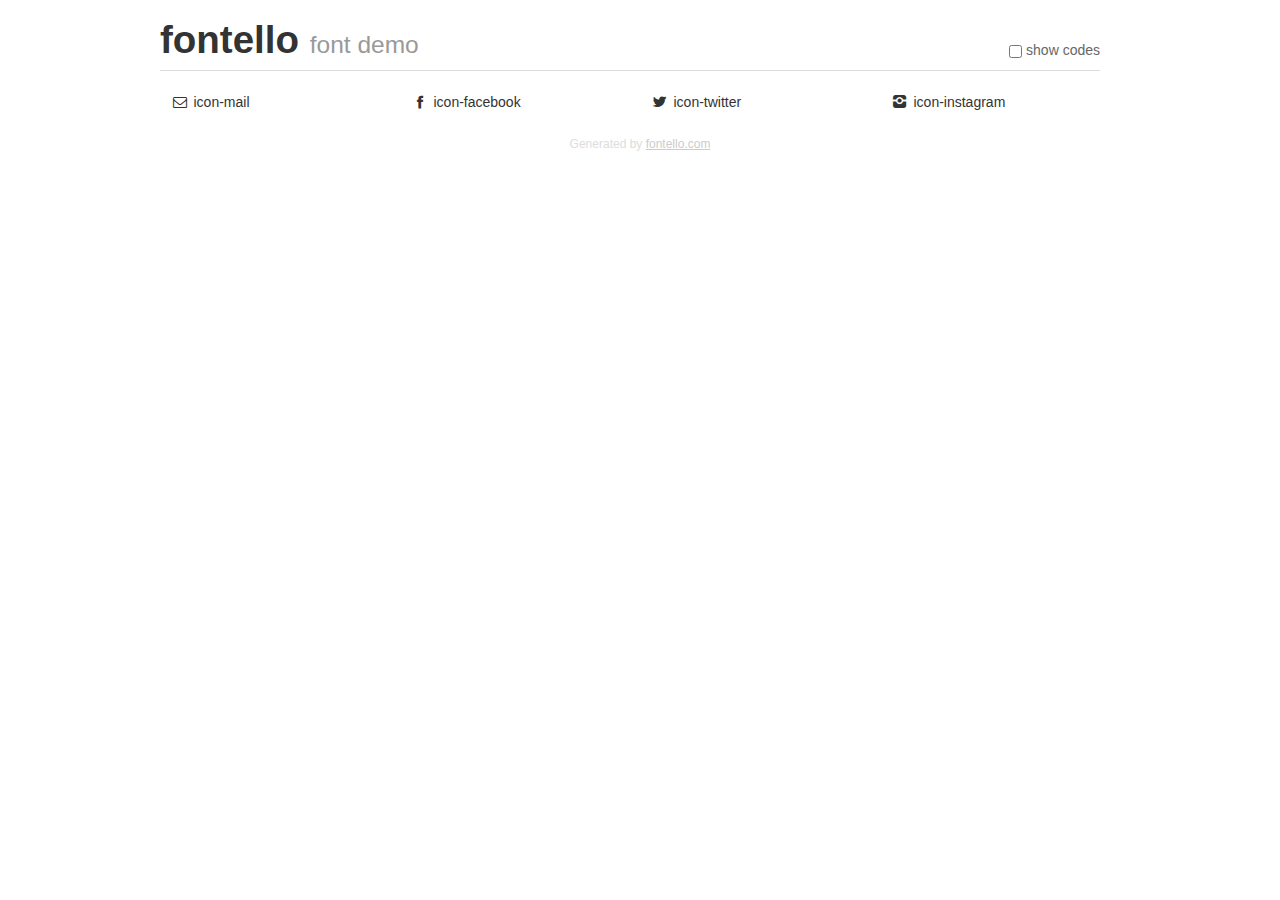
<file: project4/templated-visualize ex/fontello-bcf36fd2/demo.html>
<!DOCTYPE html>
<html>
  <head><!--[if lt IE 9]><script language="javascript" type="text/javascript" src="//html5shim.googlecode.com/svn/trunk/html5.js"></script><![endif]-->
    <meta charset="UTF-8"><style>/*
 * Bootstrap v2.2.1
 *
 * Copyright 2012 Twitter, Inc
 * Licensed under the Apache License v2.0
 * http://www.apache.org/licenses/LICENSE-2.0
 *
 * Designed and built with all the love in the world @twitter by @mdo and @fat.
 */
.clearfix {
  *zoom: 1;
}
.clearfix:before,
.clearfix:after {
  display: table;
  content: "";
  line-height: 0;
}
.clearfix:after {
  clear: both;
}
html {
  font-size: 100%;
  -webkit-text-size-adjust: 100%;
  -ms-text-size-adjust: 100%;
}
a:focus {
  outline: thin dotted #333;
  outline: 5px auto -webkit-focus-ring-color;
  outline-offset: -2px;
}
a:hover,
a:active {
  outline: 0;
}
button,
input,
select,
textarea {
  margin: 0;
  font-size: 100%;
  vertical-align: middle;
}
button,
input {
  *overflow: visible;
  line-height: normal;
}
button::-moz-focus-inner,
input::-moz-focus-inner {
  padding: 0;
  border: 0;
}
body {
  margin: 0;
  font-family: "Helvetica Neue", Helvetica, Arial, sans-serif;
  font-size: 14px;
  line-height: 20px;
  color: #333;
  background-color: #fff;
}
a {
  color: #08c;
  text-decoration: none;
}
a:hover {
  color: #005580;
  text-decoration: underline;
}
.row {
  margin-left: -20px;
  *zoom: 1;
}
.row:before,
.row:after {
  display: table;
  content: "";
  line-height: 0;
}
.row:after {
  clear: both;
}
[class*="span"] {
  float: left;
  min-height: 1px;
  margin-left: 20px;
}
.container,
.navbar-static-top .container,
.navbar-fixed-top .container,
.navbar-fixed-bottom .container {
  width: 940px;
}
.span12 {
  width: 940px;
}
.span11 {
  width: 860px;
}
.span10 {
  width: 780px;
}
.span9 {
  width: 700px;
}
.span8 {
  width: 620px;
}
.span7 {
  width: 540px;
}
.span6 {
  width: 460px;
}
.span5 {
  width: 380px;
}
.span4 {
  width: 300px;
}
.span3 {
  width: 220px;
}
.span2 {
  width: 140px;
}
.span1 {
  width: 60px;
}
[class*="span"].pull-right,
.row-fluid [class*="span"].pull-right {
  float: right;
}
.container {
  margin-right: auto;
  margin-left: auto;
  *zoom: 1;
}
.container:before,
.container:after {
  display: table;
  content: "";
  line-height: 0;
}
.container:after {
  clear: both;
}
p {
  margin: 0 0 10px;
}
.lead {
  margin-bottom: 20px;
  font-size: 21px;
  font-weight: 200;
  line-height: 30px;
}
small {
  font-size: 85%;
}
h1 {
  margin: 10px 0;
  font-family: inherit;
  font-weight: bold;
  line-height: 20px;
  color: inherit;
  text-rendering: optimizelegibility;
}
h1 small {
  font-weight: normal;
  line-height: 1;
  color: #999;
}
h1 {
  line-height: 40px;
}
h1 {
  font-size: 38.5px;
}
h1 small {
  font-size: 24.5px;
}
body {
  margin-top: 90px;
}
.header {
  position: fixed;
  top: 0;
  left: 50%;
  margin-left: -480px;
  background-color: #fff;
  border-bottom: 1px solid #ddd;
  padding-top: 10px;
  z-index: 10;
}
.footer {
  color: #ddd;
  font-size: 12px;
  text-align: center;
  margin-top: 20px;
}
.footer a {
  color: #ccc;
  text-decoration: underline;
}
.the-icons {
  font-size: 14px;
  line-height: 24px;
}
.switch {
  position: absolute;
  right: 0;
  bottom: 10px;
  color: #666;
}
.switch input {
  margin-right: 0.3em;
}
.codesOn .i-name {
  display: none;
}
.codesOn .i-code {
  display: inline;
}
.i-code {
  display: none;
}
@font-face {
      font-family: 'fontello';
      src: url('./font/fontello.eot?43982317');
      src: url('./font/fontello.eot?43982317#iefix') format('embedded-opentype'),
           url('./font/fontello.woff?43982317') format('woff'),
           url('./font/fontello.ttf?43982317') format('truetype'),
           url('./font/fontello.svg?43982317#fontello') format('svg');
      font-weight: normal;
      font-style: normal;
    }
     
     
    .demo-icon
    {
      font-family: "fontello";
      font-style: normal;
      font-weight: normal;
      speak: none;
     
      display: inline-block;
      text-decoration: inherit;
      width: 1em;
      margin-right: .2em;
      text-align: center;
      /* opacity: .8; */
     
      /* For safety - reset parent styles, that can break glyph codes*/
      font-variant: normal;
      text-transform: none;
     
      /* fix buttons height, for twitter bootstrap */
      line-height: 1em;
     
      /* Animation center compensation - margins should be symmetric */
      /* remove if not needed */
      margin-left: .2em;
     
      /* You can be more comfortable with increased icons size */
      /* font-size: 120%; */
     
      /* Font smoothing. That was taken from TWBS */
      -webkit-font-smoothing: antialiased;
      -moz-osx-font-smoothing: grayscale;
     
      /* Uncomment for 3D effect */
      /* text-shadow: 1px 1px 1px rgba(127, 127, 127, 0.3); */
    }
     </style>
    <link rel="stylesheet" href="css/animation.css"><!--[if IE 7]><link rel="stylesheet" href="css/fontello-ie7.css"><![endif]-->
    <script>
      function toggleCodes(on) {
        var obj = document.getElementById('icons');
      
        if (on) {
          obj.className += ' codesOn';
        } else {
          obj.className = obj.className.replace(' codesOn', '');
        }
      }
      
    </script>
  </head>
  <body>
    <div class="container header">
      <h1>
        fontello
         <small>font demo</small>
      </h1>
      <label class="switch">
        <input type="checkbox" onclick="toggleCodes(this.checked)">show codes
      </label>
    </div>
    <div id="icons" class="container">
      <div class="row">
        <div title="Code: 0xe800" class="the-icons span3"><i class="demo-icon icon-mail">&#xe800;</i> <span class="i-name">icon-mail</span><span class="i-code">0xe800</span></div>
        <div title="Code: 0xf052" class="the-icons span3"><i class="demo-icon icon-facebook">&#xf052;</i> <span class="i-name">icon-facebook</span><span class="i-code">0xf052</span></div>
        <div title="Code: 0xf058" class="the-icons span3"><i class="demo-icon icon-twitter">&#xf058;</i> <span class="i-name">icon-twitter</span><span class="i-code">0xf058</span></div>
        <div title="Code: 0xf05d" class="the-icons span3"><i class="demo-icon icon-instagram">&#xf05d;</i> <span class="i-name">icon-instagram</span><span class="i-code">0xf05d</span></div>
      </div>
    </div>
    <div class="container footer">Generated by <a href="http://fontello.com">fontello.com</a></div>
  </body>
</html>
</file>
<file: project2/style.css>
*{margin: 0;
padding: 0;
box-sizing: border-box;

}

body{
    background-color: #1f1f1f;
    display: flex;
    justify-content: center;
    align-items: center;
    height: 100vh; 
}
.container{
    perspective: 1000px; /*원근법이라는 뜻이다.  사용하지 않으면 z축의 원근감을 느낄 수 없다.*/
}
.cube{
    width: 128px;
    height: 128px;
    transform-style: preserve-3d;/*3차원으로 렌더링*/
    transform: rotateX(0deg); /*초기 각도이다. */
    transition: all 1.5s /*변화라는 뜻 all로 적용하면 모든 좌표 다 변화 시킬 수 있음 */
}

.cube img{
    position: absolute; 
    top: 0;
    left: 0;
}
.cube img:nth-child(1){
    transform: translateZ(64px);
}
.cube img:nth-child(2){
    transform: rotateX(90deg) translateZ(64px);

}
.cube img:nth-child(3){
    transform: rotateX(180deg) translateZ(64px);
}
.cube img:nth-child(4){
    transform: rotateX(270deg)translateZ(64px);
}
</file>
<file: project3/style.css>
*{
    margin: 0;
    padding: 0;
    box-sizing: border-box;
    font-family: 'Noto Sans KR', sans-serif
    ;
}

body{
    background-color: darkorchid;
}

.wrap{
    position: absolute;
    top: 50%;
    left: 50%;
    transform: translate(-50%,-50%);
    color: whitesmoke;
    text-align: center;
}

.material-symbols-outlined{
    font-size: 10rem;
}

.lg-text{
    font-size: 3rem;
    font-weight: bold;
    margin-bottom: 5px;
}
.sl-text{
    font-size: 1.5rem;
}

#dynamic{
    position: relative;
    display: inline-block;
}
#dynamic::after{
    content: "";
    display:block;
    position: absolute;
    top: 0;
    
    right :-7px;
    width: 3px;
    height: 100%;
    background-color: white;
}

#dynamic.active::after{
    display: none;
}
</file>
<file: project6/style.css>
*{
    font-family:system-ui, -apple-system, BlinkMacSystemFont, 'Segoe UI', Roboto, Oxygen, Ubuntu, Cantarell, 'Open Sans', 'Helvetica Neue', sans-serif;
    font-weight: 700;
}
#gap{margin-top: 30px;}
h1{text-align: center;}
h1 a img {width: 200px;}
main {width: 500px; margin: 0 auto;}
main #loginFrm {border-bottom: 1px solid #ccc;
    margin-bottom: 20px; padding-bottom: 20px;
}

main #loginFrm fieldset ul li{ 
    border:1px solid #ccc; background: #fff;
    display: flex; 
    flex-flow: 10px;
    margin-bottom: 10px;
    position: relative;
}
main #loginFrm fieldset ul .error{
    color: #e7223d; 
    padding:10px; 
    display: none;
    font-weight: 200;
}

main #loginFrm fieldset ul li .id_bg {
    border-right: 1px solid #ccc;
    padding: 20px; width: 10px;
    background-color: #f5f5f5;
    position: relative;
}

main #loginFrm fieldset ul li .pw_bg {
    border-right: 1px solid #ccc;
    padding: 20px; width: 10px;
    background-color: #f5f5f5;
    position: relative;
}
main #loginFrm fieldset ul li .id_bg::after {
    content: ''; 
    display: block;
    background-image: url(img/icon.svg);
    background-position: 0 0;
    width: 21px; height: 21px;
    position: absolute; 
    left: 14px; 
    top: 11px;
}
main #loginFrm fieldset ul li .pw_bg::after {
    content: ''; display: block;
    background-image: url(img/icon.svg);
    background-position: -21px 0;
    width: 21px; height: 21px;
    position: absolute; left: 14px; top: 11px;
}
main #loginFrm fieldset ul li span input { width: 400px; height: 40px; border: 0; padding-left: 10px;}
main #loginFrm fieldset ul li span input::placeholder {
    font-size: 0.95rem;
    color: #aaa;
    }
    main #loginFrm fieldset ul li .pw_show_hide {
        background-image: url(img/icon.svg);
        background-position: -105px 0;
        width: 21px; height: 21px;
        position: absolute;
        right: 11px; top: 8px;
    
    }
    

main #loginFrm fieldset .btm {
    display: flex; flex-flow: row nowrap;
    padding: 15px 0; justify-content: space-between;
}
main #loginFrm fieldset .btm p label input[name=login_y] {appearance:none;}

main #loginFrm fieldset .btm p label input[name=login_y] + span::before {
    background: #fff;
    border: 1px solid #ccc;
    content: ''; display: inline-block;
    width:17px; height: 17px;
    background-image: url(img/icon.svg);
    background-position: -65px -22px;
    margin-right: 5px;
}

main #loginFrm fieldset .btm p label input[name=login_y]:checked + span::before {
    background-position: -84px -21px;
}
main #loginFrm fieldset .btm .idpw_serch {color: #004b96;}

main #loginFrm fieldset .btm .idpw_serch::after{
    content: '';
    display: inline-block;
    width: 8px;
    height: 15px;
    background-image: url(img/icon.svg);
    background-position: -104px -21px;
    margin-left: 5px;
}

main #loginFrm fieldset #login_btn {
    background: #0074e9;
    width: 100%; color: #fff; padding: 20px 0;
    box-shadow:0 2px 0 #004b96;
    font-size: 16px;
}
main .join_link {
    border: 1px solid #aaa; color: #000101; padding: 20px 0; width: 100%;
    display: block; text-align: center;
    background: #fff;
    box-shadow: 0 2px 0 #eee;
    text-decoration: none;
    
}

#foot footer {margin-top: 20px;
    color: #333; text-align: center; font-size: 0.85rem; margin-top: 20px;}
</file>
<file: project7/style.css>
*{
    margin: 0;
    padding: 0;
}

:root{
    --mad :blueviolet;
}
body{
    background-color: brown;
}
.name {
    margin-top: 1.5rem;
    width: 21rem;
    border: 2px  solid rgba(255, 255, 255, 1);
    background-color: rgb(251, 251, 251);
    text-align: center;
    border-radius: 10px;
}

.wrap{
    display: flex;
    justify-content: center;
    align-items: center;
    flex-direction: column;
}

.play-time{
    font-size: 3rem;
    margin-top: 2rem;
    font-family: Georgia, 'Times New Roman', Times, serif;
}


ul{
    margin-top: 1rem;
    list-style: none;
    border: 4px solid black;
    display: grid;
    grid-template-columns: repeat(4,1fr);
}

li{
 /*background-image: url("img/a.jpg");*/
    width: 100px;
    height: 100px;
    border:1px solid yellowgreen;
    color:black;
    
}


.start{
    font-size: 1.2rem;
    font-weight: 800;
    background-color: rgb(84, 34, 34);
    border:none;
    border-radius: 10px;
    padding: 1rem 2rem;
    margin-top: 3rem;

}

.game-test{
    position :absolute;
    font-size: 45px;
    color: brown;
    text-shadow: 1px 1px rgba(0,0,0,0.5);
    display: none;
}

.list0{
    background-position-x:0px ;
    background-position-y:0px ;
}

.list1{
    background-position-x:-100px ;
   
    background-position-y:0px ;
}

.list2{
    background-position-x:-200px ;
    background-position-y:0px ;
}

.list3{
    background-position-x: -300px;
    background-position-y:0px ;
}


.list4{
    background-position-x:0px ;
    background-position-y:-100px ;

}

.list5{
    background-position-x:-100px ;
   
    background-position-y:-100px ;
}

.list6{
    background-position-x:-200px ;
   
    background-position-y:-100px ;
}

.list7{
    background-position-x:-300px ;
   
    background-position-y:-100px ;
}

.list8{
    background-position-x:0px ;
    background-position-y:-200px ;

}

.list9{
    background-position-x:-100px ;
   
    background-position-y:-200px ;
}

.list10{
    background-position-x:-200px ;
   
    background-position-y:-200px ;
}

.list11{
    background-position-x: -300px;
    background-position-y:-200px;
}

.list12{
    background-position-x:0px ;
    background-position-y:-300px ;

}

.list13{
    background-position-x:-100px ;
   
    background-position-y:-300px ;
}

.list14{
    background-position-x:-200px ;
   
    background-position-y:-300px ;
}

.list15{
    background-position-x: -300px;
    background-position-y: -300px;
}
</file>
<file: project8/style.css>
.box{
    
    margin-top: 25rem;
    display: flex;
    justify-content: center;
   
    
}

input{
    width: 50px;
    height: 50px;
    font-size: 40px;
    text-align: center;
}
button{ width: 52px;
        height: 56px;
    }
#correct{
    margin-top: 20px;
    text-align: center;
    display: none;
}
</file>
<file: project5/style.css>
*{
    margin: 0;
    padding: 0;
    box-sizing: border-box;
   
}
body{
    background-color: #1f1f1f;
    display: flex;
    justify-content: center;
    align-items: center;
    height: 100vh;
}
.calculator{
    width: 287px;
    border: 1px solid #333;
    background-color: #ccc;
    padding: 5px;
}

.calculator form{
    display: grid;
    grid-template-columns:repeat(4,65px);
    grid-auto-rows: 65px;
    grid-gap: 5px;
}
.calculator form input{
    border: 2px solid #333;
    cursor: pointer;
    background-color: aliceblue;
    font-size: 19px;
    font-weight: 200;
}
.calculator form input:hover{
    box-shadow: 1px 1px 2px #333;
}
.calculator form .clear{
    background-color: #ed4848;
}
.calculator form .operator{
    background-color:orange;
}

.calculator form .dot{
    background-color:green;
}

.calculator form input[type='text']{
    padding: 0 10px;
    grid-column: span 4;
}

.calculator form .clear{
    grid-column: span 3;
}
.calculator form .result{
    grid-column: span 2;
}
</file>
<file: project4/templated-visualize ex/assets/css/main2.css>
#wrapper{
   
    max-width: 100rem;
    margin: 5rem auto;
}
body{
    background-image: url(../../images/bg.jpg);
    background-size: cover;
    
    
}

#header{
    text-align: center;
    padding-top: 2rem;
    padding-bottom: 2rem;
}

#header .avatar{
    border-radius: 100%;
    display: inline-block;
    padding: 0.5rem;
    border:1px solid rgba(255, 255,255, 0.5);
    background-color: rgba(255,255,255, 0.05);
    margin-bottom: 2rem;
}
#header .avatar img{
    border-radius: 100%;
    display: block;
}
#header h1{
    display: block;
    line-height: 2.3rem;
    font-size: 1.5rem;
    color: rgba(255, 255,255, 0.5);
    font-weight: 200;
    font-family: "Source sans pro", sans-serif;
    margin-bottom: 1.5rem;
}
#header h1 strong{
    color: white;
    font-weight: 200;
}
#header h1 a{
    color: rgba(255, 255, 255, 0.5);
    text-decoration: none;
    border-bottom: 1px dotted rgba(255, 255, 255, 0.5);
}

#header .icons li{
    display: inline-block;
    color: rgba(255, 255, 255, 0.5);
    border-radius: 100%; border:1px solid rgba(255, 255,255, 0.5);
    background-color: rgba(255,255,255, 0.05);
    width: 2rem;
    height: 2rem;
    display: inline-flex;
    justify-content: center;
    align-items: center;
    margin-right: 1rem;
}
#header .icons li:hover{
    border: 1px solid rgba(255, 255, 255, 0.25);
    background-color: rgba(255, 255, 255, 0.08);
}
#header ul.icons li .label{
display: none;
}
#header ul.icons{
    padding-left: 0;
}
#header ul.icons li a{
    color: rgba(255, 255, 255, 0.5);
    text-decoration: none;
    
}   
#main .thumbnails{
display: flex;
}
#main .thumbnails>div{
    flex-grow: 1;
    margin-right: 1rem;
    margin-left: 1rem;    
}   
#main .thumbnails img{
    width: 100%;
    border-top-left-radius: 0.3rem;
    border-top-right-radius: 0.3rem;
    display: block;
}
#main .thumbnails a{
    margin-bottom: 1.5rem;
    display: block;
    
}
#main .thumbnails h3{
    border-left: 1px solid rgba(255, 255, 255, 0.5);
    border-right: 1px solid rgba(255, 255, 255, 0.5);
    border-bottom: 1px solid rgba(255, 255, 255, 0.5);
    border-bottom-left-radius: 0.6rem;
    border-bottom-right-radius: 0.6rem;
    padding: 0.5rem;
    text-align: center;
    background-color: rgba(255, 255, 255, 0.1);
    font-size: 0.8rem;
    font-weight: 200;
    color: white; 
}

#footer{
    
    text-align: center;
    color: rgba(255, 255, 255, 0.5);
    padding-bottom: 3rem;
}
#footer a{
    
    color: rgba(255, 255, 255, 0.5);
    text-decoration: none;
    border-bottom: 1px solid rgba(255, 255,255, 0.5);
}
#footer::before{
    content: '';
    display: block;
    width: 10rem;
    margin:2rem auto;
    border-top: 1px solid rgba(255, 255, 255, 0.5);
}
@media(max-width:1200px){
    #main .thumbnails{
        display: block;
        }
}
</file>
<file: project4/templated-visualize ex/fontello-bcf36fd2/css/fontello.css>
@font-face {
  font-family: 'fontello';
  src: url('../font/fontello.eot?76997813');
  src: url('../font/fontello.eot?76997813#iefix') format('embedded-opentype'),
       url('../font/fontello.woff2?76997813') format('woff2'),
       url('../font/fontello.woff?76997813') format('woff'),
       url('../font/fontello.ttf?76997813') format('truetype'),
       url('../font/fontello.svg?76997813#fontello') format('svg');
  font-weight: normal;
  font-style: normal;
}
/* Chrome hack: SVG is rendered more smooth in Windozze. 100% magic, uncomment if you need it. */
/* Note, that will break hinting! In other OS-es font will be not as sharp as it could be */
/*
@media screen and (-webkit-min-device-pixel-ratio:0) {
  @font-face {
    font-family: 'fontello';
    src: url('../font/fontello.svg?76997813#fontello') format('svg');
  }
}
*/
 
 [class^="icon-"]:before, [class*=" icon-"]:before {
  font-family: "fontello";
  font-style: normal;
  font-weight: normal;
  speak: none;
 
  display: inline-block;
  text-decoration: inherit;
  width: 1em;
  margin-right: .2em;
  text-align: center;
  /* opacity: .8; */
 
  /* For safety - reset parent styles, that can break glyph codes*/
  font-variant: normal;
  text-transform: none;
 
  /* fix buttons height, for twitter bootstrap */
  line-height: 1em;
 
  /* Animation center compensation - margins should be symmetric */
  /* remove if not needed */
  margin-left: .2em;
 
  /* you can be more comfortable with increased icons size */
  /* font-size: 120%; */
 
  /* Font smoothing. That was taken from TWBS */
  -webkit-font-smoothing: antialiased;
  -moz-osx-font-smoothing: grayscale;
 
  /* Uncomment for 3D effect */
  /* text-shadow: 1px 1px 1px rgba(127, 127, 127, 0.3); */
}
 
.icon-mail:before { content: '\e800'; } /* '' */
.icon-facebook:before { content: '\f052'; } /* '' */
.icon-twitter:before { content: '\f058'; } /* '' */
.icon-instagram:before { content: '\f05d'; } /* '' */
</file>
<file: project4/templated-visualize ex/fontello-bcf36fd2/css/fontello-ie7.css>
[class^="icon-"], [class*=" icon-"] {
  font-family: 'fontello';
  font-style: normal;
  font-weight: normal;
 
  /* fix buttons height */
  line-height: 1em;
 
  /* you can be more comfortable with increased icons size */
  /* font-size: 120%; */
}
 
.icon-mail { *zoom: expression( this.runtimeStyle['zoom'] = '1', this.innerHTML = '&#xe800;&nbsp;'); }
.icon-facebook { *zoom: expression( this.runtimeStyle['zoom'] = '1', this.innerHTML = '&#xf052;&nbsp;'); }
.icon-twitter { *zoom: expression( this.runtimeStyle['zoom'] = '1', this.innerHTML = '&#xf058;&nbsp;'); }
.icon-instagram { *zoom: expression( this.runtimeStyle['zoom'] = '1', this.innerHTML = '&#xf05d;&nbsp;'); }
</file>
<file: project4/templated-visualize ex/assets/css/main.css>
@charset "UTF-8";
@import url(font-awesome.min.css);
@import url("http://fonts.googleapis.com/css?family=Source+Sans+Pro:200");

/*
	Visualize by TEMPLATED
	templated.co @templatedco
	Released for free under the Creative Commons Attribution 3.0 license (templated.co/license)
*/

/* Reset */

	html, body, div, span, applet, object, iframe, h1, h2, h3, h4, h5, h6, p, blockquote, pre, a, abbr, acronym, address, big, cite, code, del, dfn, em, img, ins, kbd, q, s, samp, small, strike, strong, sub, sup, tt, var, b, u, i, center, dl, dt, dd, ol, ul, li, fieldset, form, label, legend, table, caption, tbody, tfoot, thead, tr, th, td, article, aside, canvas, details, embed, figure, figcaption, footer, header, hgroup, menu, nav, output, ruby, section, summary, time, mark, audio, video {
		margin: 0;
		padding: 0;
		border: 0;
		font-size: 100%;
		font: inherit;
		vertical-align: baseline;
	}

	article, aside, details, figcaption, figure, footer, header, hgroup, menu, nav, section {
		display: block;
	}

	body {
		line-height: 1;
	}

	ol, ul {
		list-style: none;
	}

	blockquote, q {
		quotes: none;
	}

	blockquote:before, blockquote:after, q:before, q:after {
		content: '';
		content: none;
	}

	table {
		border-collapse: collapse;
		border-spacing: 0;
	}

	body {
		-webkit-text-size-adjust: none;
	}

/* Box Model */

	*, *:before, *:after {
		-moz-box-sizing: border-box;
		-webkit-box-sizing: border-box;
		box-sizing: border-box;
	}

/* Grid */

	.row {
		border-bottom: solid 1px transparent;
		-moz-box-sizing: border-box;
		-webkit-box-sizing: border-box;
		box-sizing: border-box;
	}

	.row > * {
		float: left;
		-moz-box-sizing: border-box;
		-webkit-box-sizing: border-box;
		box-sizing: border-box;
	}

	.row:after, .row:before {
		content: '';
		display: block;
		clear: both;
		height: 0;
	}

	.row.uniform > * > :first-child {
		margin-top: 0;
	}

	.row.uniform > * > :last-child {
		margin-bottom: 0;
	}

	.row.\30 \25 > * {
		padding: 0 0 0 0em;
	}

	.row.\30 \25 {
		margin: 0 0 -1px 0em;
	}

	.row.uniform.\30 \25 > * {
		padding: 0em 0 0 0em;
	}

	.row.uniform.\30 \25 {
		margin: 0em 0 -1px 0em;
	}

	.row > * {
		padding: 0 0 0 2em;
	}

	.row {
		margin: 0 0 -1px -2em;
	}

	.row.uniform > * {
		padding: 2em 0 0 2em;
	}

	.row.uniform {
		margin: -2em 0 -1px -2em;
	}

	.row.\32 00\25 > * {
		padding: 0 0 0 4em;
	}

	.row.\32 00\25 {
		margin: 0 0 -1px -4em;
	}

	.row.uniform.\32 00\25 > * {
		padding: 4em 0 0 4em;
	}

	.row.uniform.\32 00\25 {
		margin: -4em 0 -1px -4em;
	}

	.row.\31 50\25 > * {
		padding: 0 0 0 3em;
	}

	.row.\31 50\25 {
		margin: 0 0 -1px -3em;
	}

	.row.uniform.\31 50\25 > * {
		padding: 3em 0 0 3em;
	}

	.row.uniform.\31 50\25 {
		margin: -3em 0 -1px -3em;
	}

	.row.\35 0\25 > * {
		padding: 0 0 0 1em;
	}

	.row.\35 0\25 {
		margin: 0 0 -1px -1em;
	}

	.row.uniform.\35 0\25 > * {
		padding: 1em 0 0 1em;
	}

	.row.uniform.\35 0\25 {
		margin: -1em 0 -1px -1em;
	}

	.row.\32 5\25 > * {
		padding: 0 0 0 0.5em;
	}

	.row.\32 5\25 {
		margin: 0 0 -1px -0.5em;
	}

	.row.uniform.\32 5\25 > * {
		padding: 0.5em 0 0 0.5em;
	}

	.row.uniform.\32 5\25 {
		margin: -0.5em 0 -1px -0.5em;
	}

	.\31 2u, .\31 2u\24 {
		width: 100%;
		clear: none;
		margin-left: 0;
	}

	.\31 1u, .\31 1u\24 {
		width: 91.6666666667%;
		clear: none;
		margin-left: 0;
	}

	.\31 0u, .\31 0u\24 {
		width: 83.3333333333%;
		clear: none;
		margin-left: 0;
	}

	.\39 u, .\39 u\24 {
		width: 75%;
		clear: none;
		margin-left: 0;
	}

	.\38 u, .\38 u\24 {
		width: 66.6666666667%;
		clear: none;
		margin-left: 0;
	}

	.\37 u, .\37 u\24 {
		width: 58.3333333333%;
		clear: none;
		margin-left: 0;
	}

	.\36 u, .\36 u\24 {
		width: 50%;
		clear: none;
		margin-left: 0;
	}

	.\35 u, .\35 u\24 {
		width: 41.6666666667%;
		clear: none;
		margin-left: 0;
	}

	.\34 u, .\34 u\24 {
		width: 33.3333333333%;
		clear: none;
		margin-left: 0;
	}

	.\33 u, .\33 u\24 {
		width: 25%;
		clear: none;
		margin-left: 0;
	}

	.\32 u, .\32 u\24 {
		width: 16.6666666667%;
		clear: none;
		margin-left: 0;
	}

	.\31 u, .\31 u\24 {
		width: 8.3333333333%;
		clear: none;
		margin-left: 0;
	}

	.\31 2u\24 + *,
	.\31 1u\24 + *,
	.\31 0u\24 + *,
	.\39 u\24 + *,
	.\38 u\24 + *,
	.\37 u\24 + *,
	.\36 u\24 + *,
	.\35 u\24 + *,
	.\34 u\24 + *,
	.\33 u\24 + *,
	.\32 u\24 + *,
	.\31 u\24 + * {
		clear: left;
	}

	.\-11u {
		margin-left: 91.66667%;
	}

	.\-10u {
		margin-left: 83.33333%;
	}

	.\-9u {
		margin-left: 75%;
	}

	.\-8u {
		margin-left: 66.66667%;
	}

	.\-7u {
		margin-left: 58.33333%;
	}

	.\-6u {
		margin-left: 50%;
	}

	.\-5u {
		margin-left: 41.66667%;
	}

	.\-4u {
		margin-left: 33.33333%;
	}

	.\-3u {
		margin-left: 25%;
	}

	.\-2u {
		margin-left: 16.66667%;
	}

	.\-1u {
		margin-left: 8.33333%;
	}

	@media screen and (max-width: 1680px) {

		.row > * {
			padding: 0 0 0 2em;
		}

		.row {
			margin: 0 0 -1px -2em;
		}

		.row.uniform > * {
			padding: 2em 0 0 2em;
		}

		.row.uniform {
			margin: -2em 0 -1px -2em;
		}

		.row.\32 00\25 > * {
			padding: 0 0 0 4em;
		}

		.row.\32 00\25 {
			margin: 0 0 -1px -4em;
		}

		.row.uniform.\32 00\25 > * {
			padding: 4em 0 0 4em;
		}

		.row.uniform.\32 00\25 {
			margin: -4em 0 -1px -4em;
		}

		.row.\31 50\25 > * {
			padding: 0 0 0 3em;
		}

		.row.\31 50\25 {
			margin: 0 0 -1px -3em;
		}

		.row.uniform.\31 50\25 > * {
			padding: 3em 0 0 3em;
		}

		.row.uniform.\31 50\25 {
			margin: -3em 0 -1px -3em;
		}

		.row.\35 0\25 > * {
			padding: 0 0 0 1em;
		}

		.row.\35 0\25 {
			margin: 0 0 -1px -1em;
		}

		.row.uniform.\35 0\25 > * {
			padding: 1em 0 0 1em;
		}

		.row.uniform.\35 0\25 {
			margin: -1em 0 -1px -1em;
		}

		.row.\32 5\25 > * {
			padding: 0 0 0 0.5em;
		}

		.row.\32 5\25 {
			margin: 0 0 -1px -0.5em;
		}

		.row.uniform.\32 5\25 > * {
			padding: 0.5em 0 0 0.5em;
		}

		.row.uniform.\32 5\25 {
			margin: -0.5em 0 -1px -0.5em;
		}

		.\31 2u\28xlarge\29, .\31 2u\24\28xlarge\29 {
			width: 100%;
			clear: none;
			margin-left: 0;
		}

		.\31 1u\28xlarge\29, .\31 1u\24\28xlarge\29 {
			width: 91.6666666667%;
			clear: none;
			margin-left: 0;
		}

		.\31 0u\28xlarge\29, .\31 0u\24\28xlarge\29 {
			width: 83.3333333333%;
			clear: none;
			margin-left: 0;
		}

		.\39 u\28xlarge\29, .\39 u\24\28xlarge\29 {
			width: 75%;
			clear: none;
			margin-left: 0;
		}

		.\38 u\28xlarge\29, .\38 u\24\28xlarge\29 {
			width: 66.6666666667%;
			clear: none;
			margin-left: 0;
		}

		.\37 u\28xlarge\29, .\37 u\24\28xlarge\29 {
			width: 58.3333333333%;
			clear: none;
			margin-left: 0;
		}

		.\36 u\28xlarge\29, .\36 u\24\28xlarge\29 {
			width: 50%;
			clear: none;
			margin-left: 0;
		}

		.\35 u\28xlarge\29, .\35 u\24\28xlarge\29 {
			width: 41.6666666667%;
			clear: none;
			margin-left: 0;
		}

		.\34 u\28xlarge\29, .\34 u\24\28xlarge\29 {
			width: 33.3333333333%;
			clear: none;
			margin-left: 0;
		}

		.\33 u\28xlarge\29, .\33 u\24\28xlarge\29 {
			width: 25%;
			clear: none;
			margin-left: 0;
		}

		.\32 u\28xlarge\29, .\32 u\24\28xlarge\29 {
			width: 16.6666666667%;
			clear: none;
			margin-left: 0;
		}

		.\31 u\28xlarge\29, .\31 u\24\28xlarge\29 {
			width: 8.3333333333%;
			clear: none;
			margin-left: 0;
		}

		.\31 2u\24\28xlarge\29 + *,
		.\31 1u\24\28xlarge\29 + *,
		.\31 0u\24\28xlarge\29 + *,
		.\39 u\24\28xlarge\29 + *,
		.\38 u\24\28xlarge\29 + *,
		.\37 u\24\28xlarge\29 + *,
		.\36 u\24\28xlarge\29 + *,
		.\35 u\24\28xlarge\29 + *,
		.\34 u\24\28xlarge\29 + *,
		.\33 u\24\28xlarge\29 + *,
		.\32 u\24\28xlarge\29 + *,
		.\31 u\24\28xlarge\29 + * {
			clear: left;
		}

		.\-11u\28xlarge\29 {
			margin-left: 91.66667%;
		}

		.\-10u\28xlarge\29 {
			margin-left: 83.33333%;
		}

		.\-9u\28xlarge\29 {
			margin-left: 75%;
		}

		.\-8u\28xlarge\29 {
			margin-left: 66.66667%;
		}

		.\-7u\28xlarge\29 {
			margin-left: 58.33333%;
		}

		.\-6u\28xlarge\29 {
			margin-left: 50%;
		}

		.\-5u\28xlarge\29 {
			margin-left: 41.66667%;
		}

		.\-4u\28xlarge\29 {
			margin-left: 33.33333%;
		}

		.\-3u\28xlarge\29 {
			margin-left: 25%;
		}

		.\-2u\28xlarge\29 {
			margin-left: 16.66667%;
		}

		.\-1u\28xlarge\29 {
			margin-left: 8.33333%;
		}

	}

	@media screen and (max-width: 1280px) {

		.row > * {
			padding: 0 0 0 2em;
		}

		.row {
			margin: 0 0 -1px -2em;
		}

		.row.uniform > * {
			padding: 2em 0 0 2em;
		}

		.row.uniform {
			margin: -2em 0 -1px -2em;
		}

		.row.\32 00\25 > * {
			padding: 0 0 0 4em;
		}

		.row.\32 00\25 {
			margin: 0 0 -1px -4em;
		}

		.row.uniform.\32 00\25 > * {
			padding: 4em 0 0 4em;
		}

		.row.uniform.\32 00\25 {
			margin: -4em 0 -1px -4em;
		}

		.row.\31 50\25 > * {
			padding: 0 0 0 3em;
		}

		.row.\31 50\25 {
			margin: 0 0 -1px -3em;
		}

		.row.uniform.\31 50\25 > * {
			padding: 3em 0 0 3em;
		}

		.row.uniform.\31 50\25 {
			margin: -3em 0 -1px -3em;
		}

		.row.\35 0\25 > * {
			padding: 0 0 0 1em;
		}

		.row.\35 0\25 {
			margin: 0 0 -1px -1em;
		}

		.row.uniform.\35 0\25 > * {
			padding: 1em 0 0 1em;
		}

		.row.uniform.\35 0\25 {
			margin: -1em 0 -1px -1em;
		}

		.row.\32 5\25 > * {
			padding: 0 0 0 0.5em;
		}

		.row.\32 5\25 {
			margin: 0 0 -1px -0.5em;
		}

		.row.uniform.\32 5\25 > * {
			padding: 0.5em 0 0 0.5em;
		}

		.row.uniform.\32 5\25 {
			margin: -0.5em 0 -1px -0.5em;
		}

		.\31 2u\28large\29, .\31 2u\24\28large\29 {
			width: 100%;
			clear: none;
			margin-left: 0;
		}

		.\31 1u\28large\29, .\31 1u\24\28large\29 {
			width: 91.6666666667%;
			clear: none;
			margin-left: 0;
		}

		.\31 0u\28large\29, .\31 0u\24\28large\29 {
			width: 83.3333333333%;
			clear: none;
			margin-left: 0;
		}

		.\39 u\28large\29, .\39 u\24\28large\29 {
			width: 75%;
			clear: none;
			margin-left: 0;
		}

		.\38 u\28large\29, .\38 u\24\28large\29 {
			width: 66.6666666667%;
			clear: none;
			margin-left: 0;
		}

		.\37 u\28large\29, .\37 u\24\28large\29 {
			width: 58.3333333333%;
			clear: none;
			margin-left: 0;
		}

		.\36 u\28large\29, .\36 u\24\28large\29 {
			width: 50%;
			clear: none;
			margin-left: 0;
		}

		.\35 u\28large\29, .\35 u\24\28large\29 {
			width: 41.6666666667%;
			clear: none;
			margin-left: 0;
		}

		.\34 u\28large\29, .\34 u\24\28large\29 {
			width: 33.3333333333%;
			clear: none;
			margin-left: 0;
		}

		.\33 u\28large\29, .\33 u\24\28large\29 {
			width: 25%;
			clear: none;
			margin-left: 0;
		}

		.\32 u\28large\29, .\32 u\24\28large\29 {
			width: 16.6666666667%;
			clear: none;
			margin-left: 0;
		}

		.\31 u\28large\29, .\31 u\24\28large\29 {
			width: 8.3333333333%;
			clear: none;
			margin-left: 0;
		}

		.\31 2u\24\28large\29 + *,
		.\31 1u\24\28large\29 + *,
		.\31 0u\24\28large\29 + *,
		.\39 u\24\28large\29 + *,
		.\38 u\24\28large\29 + *,
		.\37 u\24\28large\29 + *,
		.\36 u\24\28large\29 + *,
		.\35 u\24\28large\29 + *,
		.\34 u\24\28large\29 + *,
		.\33 u\24\28large\29 + *,
		.\32 u\24\28large\29 + *,
		.\31 u\24\28large\29 + * {
			clear: left;
		}

		.\-11u\28large\29 {
			margin-left: 91.66667%;
		}

		.\-10u\28large\29 {
			margin-left: 83.33333%;
		}

		.\-9u\28large\29 {
			margin-left: 75%;
		}

		.\-8u\28large\29 {
			margin-left: 66.66667%;
		}

		.\-7u\28large\29 {
			margin-left: 58.33333%;
		}

		.\-6u\28large\29 {
			margin-left: 50%;
		}

		.\-5u\28large\29 {
			margin-left: 41.66667%;
		}

		.\-4u\28large\29 {
			margin-left: 33.33333%;
		}

		.\-3u\28large\29 {
			margin-left: 25%;
		}

		.\-2u\28large\29 {
			margin-left: 16.66667%;
		}

		.\-1u\28large\29 {
			margin-left: 8.33333%;
		}

	}

	@media screen and (max-width: 980px) {

		.row > * {
			padding: 0 0 0 2em;
		}

		.row {
			margin: 0 0 -1px -2em;
		}

		.row.uniform > * {
			padding: 2em 0 0 2em;
		}

		.row.uniform {
			margin: -2em 0 -1px -2em;
		}

		.row.\32 00\25 > * {
			padding: 0 0 0 4em;
		}

		.row.\32 00\25 {
			margin: 0 0 -1px -4em;
		}

		.row.uniform.\32 00\25 > * {
			padding: 4em 0 0 4em;
		}

		.row.uniform.\32 00\25 {
			margin: -4em 0 -1px -4em;
		}

		.row.\31 50\25 > * {
			padding: 0 0 0 3em;
		}

		.row.\31 50\25 {
			margin: 0 0 -1px -3em;
		}

		.row.uniform.\31 50\25 > * {
			padding: 3em 0 0 3em;
		}

		.row.uniform.\31 50\25 {
			margin: -3em 0 -1px -3em;
		}

		.row.\35 0\25 > * {
			padding: 0 0 0 1em;
		}

		.row.\35 0\25 {
			margin: 0 0 -1px -1em;
		}

		.row.uniform.\35 0\25 > * {
			padding: 1em 0 0 1em;
		}

		.row.uniform.\35 0\25 {
			margin: -1em 0 -1px -1em;
		}

		.row.\32 5\25 > * {
			padding: 0 0 0 0.5em;
		}

		.row.\32 5\25 {
			margin: 0 0 -1px -0.5em;
		}

		.row.uniform.\32 5\25 > * {
			padding: 0.5em 0 0 0.5em;
		}

		.row.uniform.\32 5\25 {
			margin: -0.5em 0 -1px -0.5em;
		}

		.\31 2u\28medium\29, .\31 2u\24\28medium\29 {
			width: 100%;
			clear: none;
			margin-left: 0;
		}

		.\31 1u\28medium\29, .\31 1u\24\28medium\29 {
			width: 91.6666666667%;
			clear: none;
			margin-left: 0;
		}

		.\31 0u\28medium\29, .\31 0u\24\28medium\29 {
			width: 83.3333333333%;
			clear: none;
			margin-left: 0;
		}

		.\39 u\28medium\29, .\39 u\24\28medium\29 {
			width: 75%;
			clear: none;
			margin-left: 0;
		}

		.\38 u\28medium\29, .\38 u\24\28medium\29 {
			width: 66.6666666667%;
			clear: none;
			margin-left: 0;
		}

		.\37 u\28medium\29, .\37 u\24\28medium\29 {
			width: 58.3333333333%;
			clear: none;
			margin-left: 0;
		}

		.\36 u\28medium\29, .\36 u\24\28medium\29 {
			width: 50%;
			clear: none;
			margin-left: 0;
		}

		.\35 u\28medium\29, .\35 u\24\28medium\29 {
			width: 41.6666666667%;
			clear: none;
			margin-left: 0;
		}

		.\34 u\28medium\29, .\34 u\24\28medium\29 {
			width: 33.3333333333%;
			clear: none;
			margin-left: 0;
		}

		.\33 u\28medium\29, .\33 u\24\28medium\29 {
			width: 25%;
			clear: none;
			margin-left: 0;
		}

		.\32 u\28medium\29, .\32 u\24\28medium\29 {
			width: 16.6666666667%;
			clear: none;
			margin-left: 0;
		}

		.\31 u\28medium\29, .\31 u\24\28medium\29 {
			width: 8.3333333333%;
			clear: none;
			margin-left: 0;
		}

		.\31 2u\24\28medium\29 + *,
		.\31 1u\24\28medium\29 + *,
		.\31 0u\24\28medium\29 + *,
		.\39 u\24\28medium\29 + *,
		.\38 u\24\28medium\29 + *,
		.\37 u\24\28medium\29 + *,
		.\36 u\24\28medium\29 + *,
		.\35 u\24\28medium\29 + *,
		.\34 u\24\28medium\29 + *,
		.\33 u\24\28medium\29 + *,
		.\32 u\24\28medium\29 + *,
		.\31 u\24\28medium\29 + * {
			clear: left;
		}

		.\-11u\28medium\29 {
			margin-left: 91.66667%;
		}

		.\-10u\28medium\29 {
			margin-left: 83.33333%;
		}

		.\-9u\28medium\29 {
			margin-left: 75%;
		}

		.\-8u\28medium\29 {
			margin-left: 66.66667%;
		}

		.\-7u\28medium\29 {
			margin-left: 58.33333%;
		}

		.\-6u\28medium\29 {
			margin-left: 50%;
		}

		.\-5u\28medium\29 {
			margin-left: 41.66667%;
		}

		.\-4u\28medium\29 {
			margin-left: 33.33333%;
		}

		.\-3u\28medium\29 {
			margin-left: 25%;
		}

		.\-2u\28medium\29 {
			margin-left: 16.66667%;
		}

		.\-1u\28medium\29 {
			margin-left: 8.33333%;
		}

	}

	@media screen and (max-width: 736px) {

		.row > * {
			padding: 0 0 0 2em;
		}

		.row {
			margin: 0 0 -1px -2em;
		}

		.row.uniform > * {
			padding: 2em 0 0 2em;
		}

		.row.uniform {
			margin: -2em 0 -1px -2em;
		}

		.row.\32 00\25 > * {
			padding: 0 0 0 4em;
		}

		.row.\32 00\25 {
			margin: 0 0 -1px -4em;
		}

		.row.uniform.\32 00\25 > * {
			padding: 4em 0 0 4em;
		}

		.row.uniform.\32 00\25 {
			margin: -4em 0 -1px -4em;
		}

		.row.\31 50\25 > * {
			padding: 0 0 0 3em;
		}

		.row.\31 50\25 {
			margin: 0 0 -1px -3em;
		}

		.row.uniform.\31 50\25 > * {
			padding: 3em 0 0 3em;
		}

		.row.uniform.\31 50\25 {
			margin: -3em 0 -1px -3em;
		}

		.row.\35 0\25 > * {
			padding: 0 0 0 1em;
		}

		.row.\35 0\25 {
			margin: 0 0 -1px -1em;
		}

		.row.uniform.\35 0\25 > * {
			padding: 1em 0 0 1em;
		}

		.row.uniform.\35 0\25 {
			margin: -1em 0 -1px -1em;
		}

		.row.\32 5\25 > * {
			padding: 0 0 0 0.5em;
		}

		.row.\32 5\25 {
			margin: 0 0 -1px -0.5em;
		}

		.row.uniform.\32 5\25 > * {
			padding: 0.5em 0 0 0.5em;
		}

		.row.uniform.\32 5\25 {
			margin: -0.5em 0 -1px -0.5em;
		}

		.\31 2u\28small\29, .\31 2u\24\28small\29 {
			width: 100%;
			clear: none;
			margin-left: 0;
		}

		.\31 1u\28small\29, .\31 1u\24\28small\29 {
			width: 91.6666666667%;
			clear: none;
			margin-left: 0;
		}

		.\31 0u\28small\29, .\31 0u\24\28small\29 {
			width: 83.3333333333%;
			clear: none;
			margin-left: 0;
		}

		.\39 u\28small\29, .\39 u\24\28small\29 {
			width: 75%;
			clear: none;
			margin-left: 0;
		}

		.\38 u\28small\29, .\38 u\24\28small\29 {
			width: 66.6666666667%;
			clear: none;
			margin-left: 0;
		}

		.\37 u\28small\29, .\37 u\24\28small\29 {
			width: 58.3333333333%;
			clear: none;
			margin-left: 0;
		}

		.\36 u\28small\29, .\36 u\24\28small\29 {
			width: 50%;
			clear: none;
			margin-left: 0;
		}

		.\35 u\28small\29, .\35 u\24\28small\29 {
			width: 41.6666666667%;
			clear: none;
			margin-left: 0;
		}

		.\34 u\28small\29, .\34 u\24\28small\29 {
			width: 33.3333333333%;
			clear: none;
			margin-left: 0;
		}

		.\33 u\28small\29, .\33 u\24\28small\29 {
			width: 25%;
			clear: none;
			margin-left: 0;
		}

		.\32 u\28small\29, .\32 u\24\28small\29 {
			width: 16.6666666667%;
			clear: none;
			margin-left: 0;
		}

		.\31 u\28small\29, .\31 u\24\28small\29 {
			width: 8.3333333333%;
			clear: none;
			margin-left: 0;
		}

		.\31 2u\24\28small\29 + *,
		.\31 1u\24\28small\29 + *,
		.\31 0u\24\28small\29 + *,
		.\39 u\24\28small\29 + *,
		.\38 u\24\28small\29 + *,
		.\37 u\24\28small\29 + *,
		.\36 u\24\28small\29 + *,
		.\35 u\24\28small\29 + *,
		.\34 u\24\28small\29 + *,
		.\33 u\24\28small\29 + *,
		.\32 u\24\28small\29 + *,
		.\31 u\24\28small\29 + * {
			clear: left;
		}

		.\-11u\28small\29 {
			margin-left: 91.66667%;
		}

		.\-10u\28small\29 {
			margin-left: 83.33333%;
		}

		.\-9u\28small\29 {
			margin-left: 75%;
		}

		.\-8u\28small\29 {
			margin-left: 66.66667%;
		}

		.\-7u\28small\29 {
			margin-left: 58.33333%;
		}

		.\-6u\28small\29 {
			margin-left: 50%;
		}

		.\-5u\28small\29 {
			margin-left: 41.66667%;
		}

		.\-4u\28small\29 {
			margin-left: 33.33333%;
		}

		.\-3u\28small\29 {
			margin-left: 25%;
		}

		.\-2u\28small\29 {
			margin-left: 16.66667%;
		}

		.\-1u\28small\29 {
			margin-left: 8.33333%;
		}

	}

	@media screen and (max-width: 480px) {

		.row > * {
			padding: 0 0 0 2em;
		}

		.row {
			margin: 0 0 -1px -2em;
		}

		.row.uniform > * {
			padding: 2em 0 0 2em;
		}

		.row.uniform {
			margin: -2em 0 -1px -2em;
		}

		.row.\32 00\25 > * {
			padding: 0 0 0 4em;
		}

		.row.\32 00\25 {
			margin: 0 0 -1px -4em;
		}

		.row.uniform.\32 00\25 > * {
			padding: 4em 0 0 4em;
		}

		.row.uniform.\32 00\25 {
			margin: -4em 0 -1px -4em;
		}

		.row.\31 50\25 > * {
			padding: 0 0 0 3em;
		}

		.row.\31 50\25 {
			margin: 0 0 -1px -3em;
		}

		.row.uniform.\31 50\25 > * {
			padding: 3em 0 0 3em;
		}

		.row.uniform.\31 50\25 {
			margin: -3em 0 -1px -3em;
		}

		.row.\35 0\25 > * {
			padding: 0 0 0 1em;
		}

		.row.\35 0\25 {
			margin: 0 0 -1px -1em;
		}

		.row.uniform.\35 0\25 > * {
			padding: 1em 0 0 1em;
		}

		.row.uniform.\35 0\25 {
			margin: -1em 0 -1px -1em;
		}

		.row.\32 5\25 > * {
			padding: 0 0 0 0.5em;
		}

		.row.\32 5\25 {
			margin: 0 0 -1px -0.5em;
		}

		.row.uniform.\32 5\25 > * {
			padding: 0.5em 0 0 0.5em;
		}

		.row.uniform.\32 5\25 {
			margin: -0.5em 0 -1px -0.5em;
		}

		.\31 2u\28xsmall\29, .\31 2u\24\28xsmall\29 {
			width: 100%;
			clear: none;
			margin-left: 0;
		}

		.\31 1u\28xsmall\29, .\31 1u\24\28xsmall\29 {
			width: 91.6666666667%;
			clear: none;
			margin-left: 0;
		}

		.\31 0u\28xsmall\29, .\31 0u\24\28xsmall\29 {
			width: 83.3333333333%;
			clear: none;
			margin-left: 0;
		}

		.\39 u\28xsmall\29, .\39 u\24\28xsmall\29 {
			width: 75%;
			clear: none;
			margin-left: 0;
		}

		.\38 u\28xsmall\29, .\38 u\24\28xsmall\29 {
			width: 66.6666666667%;
			clear: none;
			margin-left: 0;
		}

		.\37 u\28xsmall\29, .\37 u\24\28xsmall\29 {
			width: 58.3333333333%;
			clear: none;
			margin-left: 0;
		}

		.\36 u\28xsmall\29, .\36 u\24\28xsmall\29 {
			width: 50%;
			clear: none;
			margin-left: 0;
		}

		.\35 u\28xsmall\29, .\35 u\24\28xsmall\29 {
			width: 41.6666666667%;
			clear: none;
			margin-left: 0;
		}

		.\34 u\28xsmall\29, .\34 u\24\28xsmall\29 {
			width: 33.3333333333%;
			clear: none;
			margin-left: 0;
		}

		.\33 u\28xsmall\29, .\33 u\24\28xsmall\29 {
			width: 25%;
			clear: none;
			margin-left: 0;
		}

		.\32 u\28xsmall\29, .\32 u\24\28xsmall\29 {
			width: 16.6666666667%;
			clear: none;
			margin-left: 0;
		}

		.\31 u\28xsmall\29, .\31 u\24\28xsmall\29 {
			width: 8.3333333333%;
			clear: none;
			margin-left: 0;
		}

		.\31 2u\24\28xsmall\29 + *,
		.\31 1u\24\28xsmall\29 + *,
		.\31 0u\24\28xsmall\29 + *,
		.\39 u\24\28xsmall\29 + *,
		.\38 u\24\28xsmall\29 + *,
		.\37 u\24\28xsmall\29 + *,
		.\36 u\24\28xsmall\29 + *,
		.\35 u\24\28xsmall\29 + *,
		.\34 u\24\28xsmall\29 + *,
		.\33 u\24\28xsmall\29 + *,
		.\32 u\24\28xsmall\29 + *,
		.\31 u\24\28xsmall\29 + * {
			clear: left;
		}

		.\-11u\28xsmall\29 {
			margin-left: 91.66667%;
		}

		.\-10u\28xsmall\29 {
			margin-left: 83.33333%;
		}

		.\-9u\28xsmall\29 {
			margin-left: 75%;
		}

		.\-8u\28xsmall\29 {
			margin-left: 66.66667%;
		}

		.\-7u\28xsmall\29 {
			margin-left: 58.33333%;
		}

		.\-6u\28xsmall\29 {
			margin-left: 50%;
		}

		.\-5u\28xsmall\29 {
			margin-left: 41.66667%;
		}

		.\-4u\28xsmall\29 {
			margin-left: 33.33333%;
		}

		.\-3u\28xsmall\29 {
			margin-left: 25%;
		}

		.\-2u\28xsmall\29 {
			margin-left: 16.66667%;
		}

		.\-1u\28xsmall\29 {
			margin-left: 8.33333%;
		}

	}

/* Basic */

	@-ms-viewport {
		width: device-width;
	}

	body {
		-ms-overflow-style: scrollbar;
	}

	@media screen and (max-width: 480px) {

		html, body {
			min-width: 320px;
		}

	}

	body {
		background-color: #000;
		background-image: url("../../images/bg.jpg");
		background-size: cover;
		background-position: top center;
	}

		body.is-loading *, body.is-loading *:before, body.is-loading *:after {
			-moz-animation: none !important;
			-webkit-animation: none !important;
			-ms-animation: none !important;
			animation: none !important;
			-moz-transition: none !important;
			-webkit-transition: none !important;
			-ms-transition: none !important;
			transition: none !important;
		}

/* Type */

	body, input, select, textarea {
		color: rgba(255, 255, 255, 0.65);
		font-family: "Source Sans Pro", Helvetica, sans-serif;
		font-size: 13pt;
		font-weight: 200;
		line-height: 1.65;
	}

		@media screen and (max-width: 1280px) {

			body, input, select, textarea {
				font-size: 12pt;
			}

		}

	a {
		color: inherit;
		text-decoration: none;
		border-bottom: dotted 1px rgba(255, 255, 255, 0.35);
		-moz-transition: border-bottom-color 0.2s ease-in-out, color 0.2s ease-in-out;
		-webkit-transition: border-bottom-color 0.2s ease-in-out, color 0.2s ease-in-out;
		-ms-transition: border-bottom-color 0.2s ease-in-out, color 0.2s ease-in-out;
		transition: border-bottom-color 0.2s ease-in-out, color 0.2s ease-in-out;
	}

		a:hover {
			color: #ffffff;
			border-bottom-color: transparent;
		}

	strong, b {
		color: #ffffff;
		font-weight: 200;
	}

	em, i {
		font-style: italic;
	}

	p {
		margin: 0 0 2em 0;
	}

	h1, h2, h3, h4, h5, h6 {
		color: #ffffff;
		font-weight: 200;
		line-height: 1.5;
		margin: 0 0 1em 0;
	}

		h1 a, h2 a, h3 a, h4 a, h5 a, h6 a {
			color: inherit;
			text-decoration: none;
		}

		@media screen and (max-width: 980px) {

			h1 br, h2 br, h3 br, h4 br, h5 br, h6 br {
				display: none;
			}

		}

	h1 {
		font-size: 1.75em;
	}

		@media screen and (max-width: 980px) {

			h1 {
				font-size: 1.5em;
			}

		}

		@media screen and (max-width: 736px) {

			h1 {
				font-size: 1.25em;
			}

		}

	h2 {
		font-size: 1.35em;
	}

		@media screen and (max-width: 736px) {

			h2 {
				font-size: 1em;
			}

		}

	h3 {
		font-size: 1em;
	}

	h4 {
		font-size: 1em;
	}

	h5 {
		font-size: 0.9em;
	}

	h6 {
		font-size: 0.7em;
	}

	sub {
		font-size: 0.8em;
		position: relative;
		top: 0.5em;
	}

	sup {
		font-size: 0.8em;
		position: relative;
		top: -0.5em;
	}

	blockquote {
		border-left: solid 4px rgba(255, 255, 255, 0.25);
		font-style: italic;
		margin: 0 0 2em 0;
		padding: 0.5em 0 0.5em 2em;
	}

	code {
		background: rgba(255, 255, 255, 0.075);
		border-radius: 4px;
		border: solid 1px rgba(255, 255, 255, 0.25);
		font-family: "Courier New", monospace;
		font-size: 0.9em;
		margin: 0 0.25em;
		padding: 0.25em 0.65em;
	}

	pre {
		-webkit-overflow-scrolling: touch;
		font-family: "Courier New", monospace;
		font-size: 0.9em;
		margin: 0 0 2em 0;
	}

		pre code {
			display: block;
			line-height: 1.75;
			padding: 1em 1.5em;
			overflow-x: auto;
		}

	hr {
		border: 0;
		border-bottom: solid 1px rgba(255, 255, 255, 0.25);
		margin: 2em 0;
	}

		hr.major {
			margin: 3em 0;
		}

	.align-left {
		text-align: left;
	}

	.align-center {
		text-align: center;
	}

	.align-right {
		text-align: right;
	}

/* Section/Article */

	section.special, article.special {
		text-align: center;
	}

	header p {
		color: rgba(255, 255, 255, 0.35);
		position: relative;
		margin: 0 0 1.5em 0;
	}

	header h2 + p {
		font-size: 1.25em;
		margin-top: -1em;
	}

	header h3 + p {
		font-size: 1.1em;
		margin-top: -0.8em;
	}

	header h4 + p,
	header h5 + p,
	header h6 + p {
		font-size: 0.9em;
		margin-top: -0.6em;
	}

/* Form */

	form {
		margin: 0 0 2em 0;
	}

	label {
		color: #ffffff;
		display: block;
		font-size: 0.9em;
		font-weight: 200;
		margin: 0 0 1em 0;
	}

	input[type="text"],
	input[type="password"],
	input[type="email"],
	input[type="tel"],
	select,
	textarea {
		-moz-appearance: none;
		-webkit-appearance: none;
		-ms-appearance: none;
		appearance: none;
		background: rgba(255, 255, 255, 0.075);
		border-radius: 4px;
		border: none;
		border: solid 1px rgba(255, 255, 255, 0.25);
		color: inherit;
		display: block;
		outline: 0;
		padding: 0 1em;
		text-decoration: none;
		width: 100%;
	}

		input[type="text"]:invalid,
		input[type="password"]:invalid,
		input[type="email"]:invalid,
		input[type="tel"]:invalid,
		select:invalid,
		textarea:invalid {
			box-shadow: none;
		}

		input[type="text"]:focus,
		input[type="password"]:focus,
		input[type="email"]:focus,
		input[type="tel"]:focus,
		select:focus,
		textarea:focus {
			border-color: #FF6382;
			box-shadow: 0 0 0 1px #FF6382;
		}

	.select-wrapper {
		text-decoration: none;
		display: block;
		position: relative;
	}

		.select-wrapper:before {
			content: "";
			-moz-osx-font-smoothing: grayscale;
			-webkit-font-smoothing: antialiased;
			font-family: FontAwesome;
			font-style: normal;
			font-weight: normal;
			text-transform: none !important;
		}

		.select-wrapper:before {
			color: rgba(255, 255, 255, 0.25);
			display: block;
			height: 2.75em;
			line-height: 2.75em;
			pointer-events: none;
			position: absolute;
			right: 0;
			text-align: center;
			top: 0;
			width: 2.75em;
		}

		.select-wrapper select::-ms-expand {
			display: none;
		}

	input[type="text"],
	input[type="password"],
	input[type="email"],
	select {
		height: 2.75em;
	}

	textarea {
		padding: 0.75em 1em;
	}

	input[type="checkbox"],
	input[type="radio"] {
		-moz-appearance: none;
		-webkit-appearance: none;
		-ms-appearance: none;
		appearance: none;
		display: block;
		float: left;
		margin-right: -2em;
		opacity: 0;
		width: 1em;
		z-index: -1;
	}

		input[type="checkbox"] + label,
		input[type="radio"] + label {
			text-decoration: none;
			color: rgba(255, 255, 255, 0.65);
			cursor: pointer;
			display: inline-block;
			font-size: 1em;
			font-weight: 200;
			padding-left: 2.4em;
			padding-right: 0.75em;
			position: relative;
		}

			input[type="checkbox"] + label:before,
			input[type="radio"] + label:before {
				-moz-osx-font-smoothing: grayscale;
				-webkit-font-smoothing: antialiased;
				font-family: FontAwesome;
				font-style: normal;
				font-weight: normal;
				text-transform: none !important;
			}

			input[type="checkbox"] + label:before,
			input[type="radio"] + label:before {
				background: rgba(255, 255, 255, 0.075);
				border-radius: 4px;
				border: solid 1px rgba(255, 255, 255, 0.25);
				content: '';
				display: inline-block;
				height: 1.65em;
				left: 0;
				line-height: 1.58125em;
				position: absolute;
				text-align: center;
				top: 0;
				width: 1.65em;
			}

		input[type="checkbox"]:checked + label:before,
		input[type="radio"]:checked + label:before {
			background: #FF6382;
			border-color: #FF6382;
			color: #ffffff;
			content: '\f00c';
		}

		input[type="checkbox"]:focus + label:before,
		input[type="radio"]:focus + label:before {
			border-color: #FF6382;
			box-shadow: 0 0 0 1px #FF6382;
		}

	input[type="checkbox"] + label:before {
		border-radius: 4px;
	}

	input[type="radio"] + label:before {
		border-radius: 100%;
	}

	::-webkit-input-placeholder {
		color: rgba(255, 255, 255, 0.35) !important;
		opacity: 1.0;
	}

	:-moz-placeholder {
		color: rgba(255, 255, 255, 0.35) !important;
		opacity: 1.0;
	}

	::-moz-placeholder {
		color: rgba(255, 255, 255, 0.35) !important;
		opacity: 1.0;
	}

	:-ms-input-placeholder {
		color: rgba(255, 255, 255, 0.35) !important;
		opacity: 1.0;
	}

	.formerize-placeholder {
		color: rgba(255, 255, 255, 0.35) !important;
		opacity: 1.0;
	}

/* Box */

	.box {
		border-radius: 4px;
		border: solid 1px rgba(255, 255, 255, 0.25);
		margin-bottom: 2em;
		padding: 1.5em;
	}

		.box > :last-child,
		.box > :last-child > :last-child,
		.box > :last-child > :last-child > :last-child {
			margin-bottom: 0;
		}

		.box.alt {
			border: 0;
			border-radius: 0;
			padding: 0;
		}

/* Icon */

	.icon {
		text-decoration: none;
		border-bottom: none;
		position: relative;
	}

		.icon:before {
			-moz-osx-font-smoothing: grayscale;
			-webkit-font-smoothing: antialiased;
			font-family: FontAwesome;
			font-style: normal;
			font-weight: normal;
			text-transform: none !important;
		}

		.icon > .label {
			display: none;
		}

		.icon.style2 {
			-moz-transition: all 0.2s ease;
			-webkit-transition: all 0.2s ease;
			-ms-transition: all 0.2s ease;
			transition: all 0.2s ease;
			border-radius: 100%;
			display: inline-block;
			padding: 0.5em;
			border: solid 1px rgba(255, 255, 255, 0.25);
			background-color: rgba(255, 255, 255, 0.075);
		}

			.icon.style2:before {
				display: block;
				width: 1.25em;
				height: 1.25em;
				line-height: 1.25em;
				font-size: 1.35em;
			}

			.icon.style2:hover {
				background-color: rgba(255, 255, 255, 0.25);
			}

			@media screen and (max-width: 736px) {

				.icon.style2:before {
					font-size: 1em;
				}

			}

/* Image */

	.image {
		border-radius: 4px;
		border: 0;
		display: inline-block;
		position: relative;
	}

		.image img {
			border-radius: 4px;
			display: block;
		}

		.image.left, .image.right {
			max-width: 40%;
		}

			.image.left img, .image.right img {
				width: 100%;
			}

		.image.left {
			float: left;
			padding: 0 1.5em 1em 0;
			top: 0.25em;
		}

		.image.right {
			float: right;
			padding: 0 0 1em 1.5em;
			top: 0.25em;
		}

		.image.fit {
			display: block;
			margin: 0 0 2em 0;
			width: 100%;
		}

			.image.fit img {
				width: 100%;
			}

		.image.main {
			display: block;
			margin: 0 0 3em 0;
			width: 100%;
		}

			.image.main img {
				width: 100%;
			}

/* List */

	ol {
		list-style: decimal;
		margin: 0 0 2em 0;
		padding-left: 1.25em;
	}

		ol li {
			padding-left: 0.25em;
		}

	ul {
		list-style: disc;
		margin: 0 0 2em 0;
		padding-left: 1em;
	}

		ul li {
			padding-left: 0.5em;
		}

		ul.alt {
			list-style: none;
			padding-left: 0;
		}

			ul.alt li {
				border-top: solid 1px rgba(255, 255, 255, 0.25);
				padding: 0.5em 0;
			}

				ul.alt li:first-child {
					border-top: 0;
					padding-top: 0;
				}

		ul.icons {
			cursor: default;
			list-style: none;
			padding-left: 0;
		}

			ul.icons li {
				display: inline-block;
				padding: 0 1em 0 0;
			}

				ul.icons li:last-child {
					padding-right: 0;
				}

		ul.actions {
			cursor: default;
			list-style: none;
			padding-left: 0;
		}

			ul.actions li {
				display: inline-block;
				padding: 0 1em 0 0;
				vertical-align: middle;
			}

				ul.actions li:last-child {
					padding-right: 0;
				}

			ul.actions.small li {
				padding: 0 0.5em 0 0;
			}

			ul.actions.vertical li {
				display: block;
				padding: 1em 0 0 0;
			}

				ul.actions.vertical li:first-child {
					padding-top: 0;
				}

				ul.actions.vertical li > * {
					margin-bottom: 0;
				}

			ul.actions.vertical.small li {
				padding: 0.5em 0 0 0;
			}

				ul.actions.vertical.small li:first-child {
					padding-top: 0;
				}

			ul.actions.fit {
				display: table;
				margin-left: -1em;
				padding: 0;
				table-layout: fixed;
				width: calc(100% + 1em);
			}

				ul.actions.fit li {
					display: table-cell;
					padding: 0 0 0 1em;
				}

					ul.actions.fit li > * {
						margin-bottom: 0;
					}

				ul.actions.fit.small {
					margin-left: -0.5em;
					width: calc(100% + 0.5em);
				}

					ul.actions.fit.small li {
						padding: 0 0 0 0.5em;
					}

			@media screen and (max-width: 480px) {

				ul.actions {
					margin: 0 0 2em 0;
				}

					ul.actions li {
						padding: 1em 0 0 0;
						display: block;
						text-align: center;
						width: 100%;
					}

						ul.actions li:first-child {
							padding-top: 0;
						}

						ul.actions li > * {
							width: 100%;
							margin: 0 !important;
						}

							ul.actions li > *.icon:before {
								margin-left: -2em;
							}

					ul.actions.small li {
						padding: 0.5em 0 0 0;
					}

						ul.actions.small li:first-child {
							padding-top: 0;
						}

			}

	dl {
		margin: 0 0 2em 0;
	}

		dl dt {
			display: block;
			font-weight: 200;
			margin: 0 0 1em 0;
		}

		dl dd {
			margin-left: 2em;
		}

/* Table */

	.table-wrapper {
		-webkit-overflow-scrolling: touch;
		overflow-x: auto;
	}

	table {
		margin: 0 0 2em 0;
		width: 100%;
	}

		table tbody tr {
			border: solid 1px rgba(255, 255, 255, 0.25);
			border-left: 0;
			border-right: 0;
		}

			table tbody tr:nth-child(2n + 1) {
				background-color: rgba(255, 255, 255, 0.075);
			}

		table td {
			padding: 0.75em 0.75em;
		}

		table th {
			color: #ffffff;
			font-size: 0.9em;
			font-weight: 200;
			padding: 0 0.75em 0.75em 0.75em;
			text-align: left;
		}

		table thead {
			border-bottom: solid 2px rgba(255, 255, 255, 0.25);
		}

		table tfoot {
			border-top: solid 2px rgba(255, 255, 255, 0.25);
		}

		table.alt {
			border-collapse: separate;
		}

			table.alt tbody tr td {
				border: solid 1px rgba(255, 255, 255, 0.25);
				border-left-width: 0;
				border-top-width: 0;
			}

				table.alt tbody tr td:first-child {
					border-left-width: 1px;
				}

			table.alt tbody tr:first-child td {
				border-top-width: 1px;
			}

			table.alt thead {
				border-bottom: 0;
			}

			table.alt tfoot {
				border-top: 0;
			}

/* Button */

	input[type="submit"],
	input[type="reset"],
	input[type="button"],
	button,
	.button {
		-moz-appearance: none;
		-webkit-appearance: none;
		-ms-appearance: none;
		appearance: none;
		-moz-transition: background-color 0.2s ease-in-out, color 0.2s ease-in-out;
		-webkit-transition: background-color 0.2s ease-in-out, color 0.2s ease-in-out;
		-ms-transition: background-color 0.2s ease-in-out, color 0.2s ease-in-out;
		transition: background-color 0.2s ease-in-out, color 0.2s ease-in-out;
		background-color: #FF6382;
		border-radius: 4px;
		border: 0;
		color: !important;
		cursor: pointer;
		display: inline-block;
		font-weight: 200;
		height: 2.85em;
		line-height: 2.95em;
		padding: 0 1.5em;
		text-align: center;
		text-decoration: none;
		white-space: nowrap;
	}

		input[type="submit"]:hover,
		input[type="reset"]:hover,
		input[type="button"]:hover,
		button:hover,
		.button:hover {
			background-color: #ff7c96;
		}

		input[type="submit"]:active,
		input[type="reset"]:active,
		input[type="button"]:active,
		button:active,
		.button:active {
			background-color: #ff496e;
		}

		input[type="submit"].icon,
		input[type="reset"].icon,
		input[type="button"].icon,
		button.icon,
		.button.icon {
			padding-left: 1.35em;
		}

			input[type="submit"].icon:before,
			input[type="reset"].icon:before,
			input[type="button"].icon:before,
			button.icon:before,
			.button.icon:before {
				margin-right: 0.5em;
			}

		input[type="submit"].fit,
		input[type="reset"].fit,
		input[type="button"].fit,
		button.fit,
		.button.fit {
			display: block;
			margin: 0 0 1em 0;
			width: 100%;
		}

		input[type="submit"].small,
		input[type="reset"].small,
		input[type="button"].small,
		button.small,
		.button.small {
			font-size: 0.8em;
		}

		input[type="submit"].big,
		input[type="reset"].big,
		input[type="button"].big,
		button.big,
		.button.big {
			font-size: 1.35em;
		}

		input[type="submit"].alt,
		input[type="reset"].alt,
		input[type="button"].alt,
		button.alt,
		.button.alt {
			background-color: transparent;
			box-shadow: inset 0 0 0 2px rgba(255, 255, 255, 0.25);
			color: #ffffff !important;
		}

			input[type="submit"].alt:hover,
			input[type="reset"].alt:hover,
			input[type="button"].alt:hover,
			button.alt:hover,
			.button.alt:hover {
				background-color: rgba(255, 255, 255, 0.075);
			}

			input[type="submit"].alt:active,
			input[type="reset"].alt:active,
			input[type="button"].alt:active,
			button.alt:active,
			.button.alt:active {
				background-color: rgba(255, 0, 0, 0.2);
			}

			input[type="submit"].alt.icon:before,
			input[type="reset"].alt.icon:before,
			input[type="button"].alt.icon:before,
			button.alt.icon:before,
			.button.alt.icon:before {
				color: rgba(255, 255, 255, 0.35);
			}

		input[type="submit"].special,
		input[type="reset"].special,
		input[type="button"].special,
		button.special,
		.button.special {
			background-color: #FF6382;
			color: !important;
		}

			input[type="submit"].special:hover,
			input[type="reset"].special:hover,
			input[type="button"].special:hover,
			button.special:hover,
			.button.special:hover {
				background-color: #ff7c96;
			}

			input[type="submit"].special:active,
			input[type="reset"].special:active,
			input[type="button"].special:active,
			button.special:active,
			.button.special:active {
				background-color: #ff496e;
			}

		input[type="submit"].disabled, input[type="submit"]:disabled,
		input[type="reset"].disabled,
		input[type="reset"]:disabled,
		input[type="button"].disabled,
		input[type="button"]:disabled,
		button.disabled,
		button:disabled,
		.button.disabled,
		.button:disabled {
			background-color: rgba(255, 255, 255, 0.65) !important;
			box-shadow: inset 0 -0.15em 0 0 rgba(0, 0, 0, 0.15);
			color: #000 !important;
			cursor: default;
			opacity: 0.25;
		}

		@media screen and (max-width: 480px) {

			input[type="submit"],
			input[type="reset"],
			input[type="button"],
			button,
			.button {
				padding: 0;
			}

		}

/* Thumbnails */

	.thumbnails {
		display: -moz-flex;
		display: -webkit-flex;
		display: -ms-flex;
		display: flex;
		-moz-flex-direction: row;
		-webkit-flex-direction: row;
		-ms-flex-direction: row;
		flex-direction: row;
		position: relative;
		margin: 0 0 2em -2em;
	}

		.thumbnails a {
			-moz-transition: all 0.2s ease;
			-webkit-transition: all 0.2s ease;
			-ms-transition: all 0.2s ease;
			transition: all 0.2s ease;
			border-bottom: none;
			display: block;
			width: 100%;
			margin: 0 0 2em 0;
			text-align: center;
			border-radius: 4px;
			box-shadow: inset 0 0 0 1px rgba(255, 255, 255, 0.25);
			background-color: rgba(255, 255, 255, 0.075);
			cursor: pointer;
			outline: 0;
			overflow: hidden;
		}

			.thumbnails a img {
				display: block;
				width: 100%;
				border-top-left-radius: 4px;
				border-top-right-radius: 4px;
			}

			.thumbnails a h3 {
				margin: 1em;
			}

			.thumbnails a:hover {
				background-color: rgba(255, 255, 255, 0.25);
				box-shadow: inset 0 0 0 1px rgba(255, 255, 255, 0.25), 0 0 0.5em 0 #FF6382;
			}

		.thumbnails > div {
			display: -moz-flex;
			display: -webkit-flex;
			display: -ms-flex;
			display: flex;
			-moz-flex-direction: column;
			-webkit-flex-direction: column;
			-ms-flex-direction: column;
			flex-direction: column;
			width: calc(100% / 3);
			padding-left: 2em;
		}

			.thumbnails > div > :last-child {
				margin-bottom: 0;
			}

		@media screen and (max-width: 1280px) {

			.thumbnails {
				margin: 0 0 2em -1.5em;
			}

				.thumbnails a {
					margin: 0 0 1.5em 0;
				}

				.thumbnails > div {
					padding-left: 1.5em;
				}

		}

		@media screen and (max-width: 980px) {

			.thumbnails h3 {
				font-size: 0.8em;
			}

		}

		@media screen and (max-width: 480px) {

			.thumbnails {
				display: block;
			}

				.thumbnails a {
					margin: 0 0 2em 0 !important;
				}

				.thumbnails > div {
					display: block;
					width: 100%;
				}

					.thumbnails > div:last-child > :last-child {
						margin-bottom: 0 !important;
					}

				.thumbnails h3 {
					font-size: 1em;
				}

		}

/* Poptrox */

	.poptrox-popup {
		-moz-box-sizing: content-box;
		-webkit-box-sizing: content-box;
		-ms-box-sizing: content-box;
		box-sizing: content-box;
		background: rgba(255, 255, 255, 0.25);
		box-shadow: 0 0.5em 3em 0 rgba(0, 0, 0, 0.25);
		border-radius: 4px;
		overflow: hidden;
	}

		.poptrox-popup .closer {
			-moz-transition: opacity 0.2s ease-in-out;
			-webkit-transition: opacity 0.2s ease-in-out;
			-ms-transition: opacity 0.2s ease-in-out;
			transition: opacity 0.2s ease-in-out;
			text-decoration: none;
			position: absolute;
			top: 1em;
			right: 1em;
			z-index: 2;
			-webkit-tap-highlight-color: rgba(255, 255, 255, 0);
			white-space: nowrap;
			text-indent: 2.5em;
			overflow: hidden;
			width: 2.5em;
			height: 2.5em;
			display: block;
		}

			.poptrox-popup .closer:before {
				content: "";
				-moz-osx-font-smoothing: grayscale;
				-webkit-font-smoothing: antialiased;
				font-family: FontAwesome;
				font-style: normal;
				font-weight: normal;
				text-transform: none !important;
			}

			.poptrox-popup .closer:before {
				display: block;
				position: relative;
				text-indent: 0;
				border-radius: 100%;
				box-shadow: inset 0 0 0 1px #ffffff;
				color: #ffffff !important;
				width: 2.5em;
				height: 2.5em;
				line-height: 2.5em;
			}

		.poptrox-popup:hover .closer {
			opacity: 0.5;
		}

			.poptrox-popup:hover .closer:hover {
				opacity: 1.0;
			}

/* Wrapper */

	#wrapper {
		max-width: 68em;
		width: 100%;
		margin: 0 auto;
		padding: 0 2em;
		opacity: 1;
		filter: none;
		-moz-transition: opacity 1s ease, -moz-filter 1s ease;
		-webkit-transition: opacity 1s ease, -webkit-filter 1s ease;
		-ms-transition: opacity 1s ease, -ms-filter 1s ease;
		transition: opacity 1s ease, filter 1s ease;
	}

	body.is-loading #wrapper {
		opacity: 0;
		-moz-filter: blur(1px);
		-webkit-filter: blur(1px);
		-ms-filter: blur(1px);
		filter: blur(1px);
	}

	body.is-covered #wrapper {
		-moz-filter: blur(3px);
		-webkit-filter: blur(3px);
		-ms-filter: blur(3px);
		filter: blur(3px);
	}

/* Header */

	#header {
		text-align: center;
		padding: 6em 0 4em 0;
	}

		#header h1 {
			color: rgba(255, 255, 255, 0.65);
		}

		#header .avatar {
			border-radius: 100%;
			display: inline-block;
			margin: 0 0 2em 0;
			padding: 0.5em;
			border: solid 1px rgba(255, 255, 255, 0.25);
			background-color: rgba(255, 255, 255, 0.075);
		}

			#header .avatar img {
				border-radius: 100%;
				display: block;
				width: 10em;
			}

		@media screen and (max-width: 1280px) {

			#header {
				padding: 4em 0 2em 0;
			}

		}

/* Footer */

	#footer {
		text-align: center;
		padding: 4em 0 4em 0;
	}

		#footer:before {
			content: '';
			border-top: solid 1px rgba(255, 255, 255, 0.25);
			width: 10em;
			display: block;
			margin: 0 auto 3em auto;
		}

		@media screen and (max-width: 1280px) {

			#footer {
				padding: 2em 0 2em 0;
			}

		}
</file>
<file: project4/templated-visualize ex/fontello-bcf36fd2/css/animation.css>
/*
   Animation example, for spinners
*/
.animate-spin {
  -moz-animation: spin 2s infinite linear;
  -o-animation: spin 2s infinite linear;
  -webkit-animation: spin 2s infinite linear;
  animation: spin 2s infinite linear;
  display: inline-block;
}
@-moz-keyframes spin {
  0% {
    -moz-transform: rotate(0deg);
    -o-transform: rotate(0deg);
    -webkit-transform: rotate(0deg);
    transform: rotate(0deg);
  }

  100% {
    -moz-transform: rotate(359deg);
    -o-transform: rotate(359deg);
    -webkit-transform: rotate(359deg);
    transform: rotate(359deg);
  }
}
@-webkit-keyframes spin {
  0% {
    -moz-transform: rotate(0deg);
    -o-transform: rotate(0deg);
    -webkit-transform: rotate(0deg);
    transform: rotate(0deg);
  }

  100% {
    -moz-transform: rotate(359deg);
    -o-transform: rotate(359deg);
    -webkit-transform: rotate(359deg);
    transform: rotate(359deg);
  }
}
@-o-keyframes spin {
  0% {
    -moz-transform: rotate(0deg);
    -o-transform: rotate(0deg);
    -webkit-transform: rotate(0deg);
    transform: rotate(0deg);
  }

  100% {
    -moz-transform: rotate(359deg);
    -o-transform: rotate(359deg);
    -webkit-transform: rotate(359deg);
    transform: rotate(359deg);
  }
}
@-ms-keyframes spin {
  0% {
    -moz-transform: rotate(0deg);
    -o-transform: rotate(0deg);
    -webkit-transform: rotate(0deg);
    transform: rotate(0deg);
  }

  100% {
    -moz-transform: rotate(359deg);
    -o-transform: rotate(359deg);
    -webkit-transform: rotate(359deg);
    transform: rotate(359deg);
  }
}
@keyframes spin {
  0% {
    -moz-transform: rotate(0deg);
    -o-transform: rotate(0deg);
    -webkit-transform: rotate(0deg);
    transform: rotate(0deg);
  }

  100% {
    -moz-transform: rotate(359deg);
    -o-transform: rotate(359deg);
    -webkit-transform: rotate(359deg);
    transform: rotate(359deg);
  }
}
</file>
